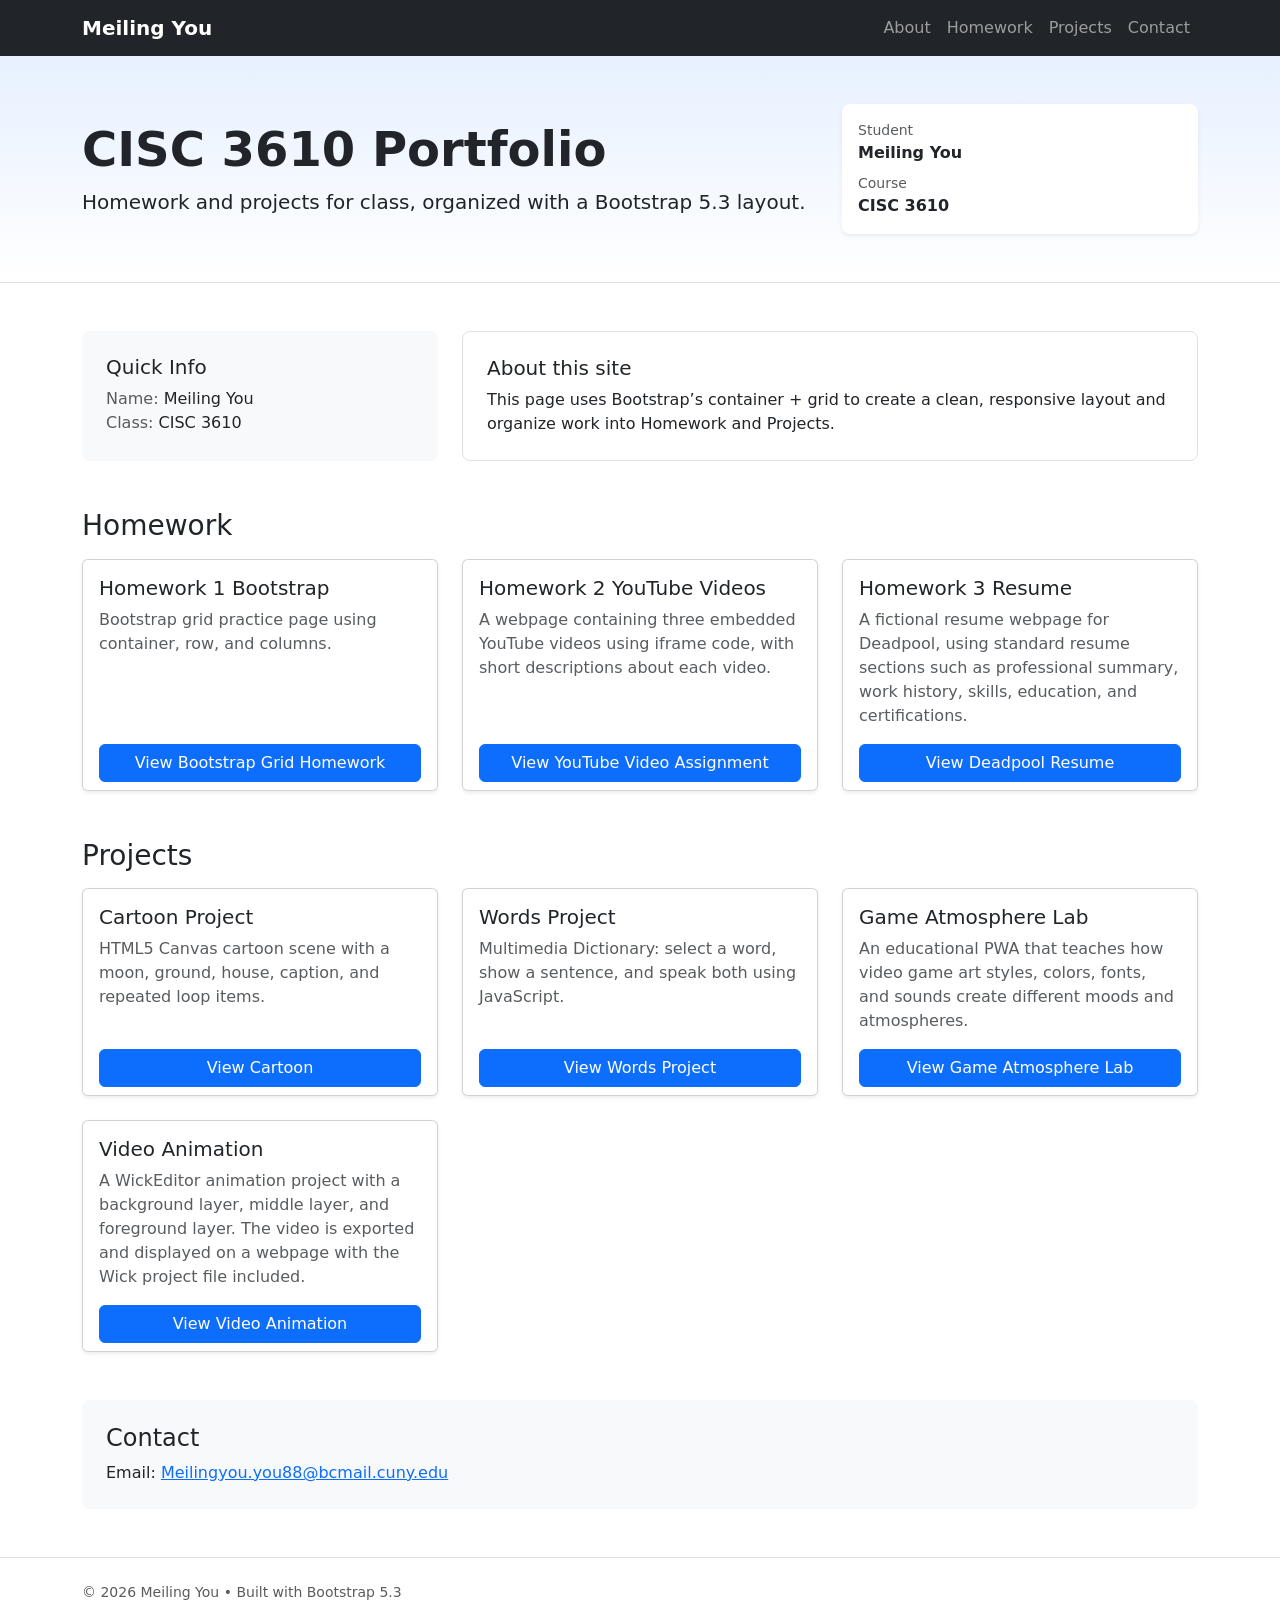
<file: index.html>
<!doctype html>
<html lang="en">
  <head>
    <meta charset="utf-8" />
    <meta name="viewport" content="width=device-width, initial-scale=1" />
    <title>Meiling You | CISC 3610 Portfolio</title>

    <!-- Bootstrap CSS (CDN) -->
    <link
      href="https://cdn.jsdelivr.net/npm/bootstrap@5.3.3/dist/css/bootstrap.min.css"
      rel="stylesheet"
      integrity="sha384-QWTKZyjpPEjISv5WaRU9OFeRpok6YctnYmDr5pNlyT2bRjXh0JMhjY6hW+ALEwIH"
      crossorigin="anonymous"
    />

    <style>
      .hero {
        background: linear-gradient(180deg, rgba(13, 110, 253, 0.10), rgba(13, 110, 253, 0));
      }
    </style>
  </head>

  <body>
    <!-- Navbar -->
    <nav class="navbar navbar-expand-lg bg-dark navbar-dark">
      <div class="container">
        <a class="navbar-brand fw-semibold" href="#">Meiling You</a>

        <button
          class="navbar-toggler"
          type="button"
          data-bs-toggle="collapse"
          data-bs-target="#nav"
          aria-controls="nav"
          aria-expanded="false"
          aria-label="Toggle navigation"
        >
          <span class="navbar-toggler-icon"></span>
        </button>

        <div class="collapse navbar-collapse" id="nav">
          <ul class="navbar-nav ms-auto">
            <li class="nav-item"><a class="nav-link" href="#about">About</a></li>
            <li class="nav-item"><a class="nav-link" href="#homework">Homework</a></li>
            <li class="nav-item"><a class="nav-link" href="#projects">Projects</a></li>
            <li class="nav-item"><a class="nav-link" href="#contact">Contact</a></li>
          </ul>
        </div>
      </div>
    </nav>

    <!-- Hero -->
    <header class="hero py-5 border-bottom">
      <div class="container">
        <div class="row align-items-center g-4">
          <div class="col-12 col-lg-8">
            <h1 class="display-5 fw-bold mb-2">CISC 3610 Portfolio</h1>
            <p class="lead mb-0">
              Homework and projects for class, organized with a Bootstrap 5.3 layout.
            </p>
          </div>

          <div class="col-12 col-lg-4">
            <div class="p-3 bg-white rounded-3 shadow-sm">
              <div class="small text-muted">Student</div>
              <div class="fw-semibold">Meiling You</div>

              <div class="small text-muted mt-2">Course</div>
              <div class="fw-semibold">CISC 3610</div>
            </div>
          </div>
        </div>
      </div>
    </header>

    <main class="container py-5">
      <!-- About -->
      <section id="about" class="mb-5">
        <div class="row g-4">
          <div class="col-12 col-md-4">
            <div class="p-4 bg-light rounded-3 h-100">
              <h2 class="h5 mb-2">Quick Info</h2>

              <ul class="list-unstyled mb-0">
                <li><span class="text-muted">Name:</span> Meiling You</li>
                <li><span class="text-muted">Class:</span> CISC 3610</li>
              </ul>
            </div>
          </div>

          <div class="col-12 col-md-8">
            <div class="p-4 border rounded-3 h-100">
              <h2 class="h5 mb-2">About this site</h2>

              <p class="mb-0">
                This page uses Bootstrap’s container + grid to create a clean,
                responsive layout and organize work into Homework and Projects.
              </p>
            </div>
          </div>
        </div>
      </section>

      <!-- Homework -->
      <section id="homework" class="mb-5">
        <div class="d-flex align-items-end justify-content-between mb-3">
          <h2 class="h3 mb-0">Homework</h2>
        </div>

        <div class="row g-4">
          <!-- Homework 1 -->
          <div class="col-12 col-md-6 col-lg-4">
            <div class="card h-100 shadow-sm">
              <div class="card-body">
                <h3 class="h5 card-title">Homework 1 Bootstrap</h3>

                <p class="card-text text-muted">
                  Bootstrap grid practice page using container, row, and columns.
                </p>
              </div>

              <div class="card-footer bg-white border-0 pt-0">
                <a class="btn btn-primary w-100" href="bootstrap-grid.html">
                  View Bootstrap Grid Homework
                </a>
              </div>
            </div>
          </div>

          <!-- Homework 2 -->
          <div class="col-12 col-md-6 col-lg-4">
            <div class="card h-100 shadow-sm">
              <div class="card-body">
                <h3 class="h5 card-title">Homework 2 YouTube Videos</h3>

                <p class="card-text text-muted">
                  A webpage containing three embedded YouTube videos using iframe code,
                  with short descriptions about each video.
                </p>
              </div>

              <div class="card-footer bg-white border-0 pt-0">
                <a class="btn btn-primary w-100" href="youtube-videos.html">
                  View YouTube Video Assignment
                </a>
              </div>
            </div>
          </div>

          <!-- Homework 3 Resume -->
          <div class="col-12 col-md-6 col-lg-4">
            <div class="card h-100 shadow-sm">
              <div class="card-body">
                <h3 class="h5 card-title">Homework 3 Resume</h3>

                <p class="card-text text-muted">
                  A fictional resume webpage for Deadpool, using standard resume sections
                  such as professional summary, work history, skills, education, and certifications.
                </p>
              </div>

              <div class="card-footer bg-white border-0 pt-0">
                <a class="btn btn-primary w-100" href="deadpool-resume.html">
                  View Deadpool Resume
                </a>
              </div>
            </div>
          </div>
        </div>
      </section>

      <!-- Projects -->
      <section id="projects" class="mb-5">
        <div class="d-flex align-items-end justify-content-between mb-3">
          <h2 class="h3 mb-0">Projects</h2>
        </div>

        <div class="row g-4">
          <!-- Cartoon Project -->
          <div class="col-12 col-md-6 col-lg-4">
            <div class="card h-100 shadow-sm">
              <div class="card-body">
                <h3 class="h5 card-title">Cartoon Project</h3>

                <p class="card-text text-muted mb-0">
                  HTML5 Canvas cartoon scene with a moon, ground, house, caption,
                  and repeated loop items.
                </p>
              </div>

              <div class="card-footer bg-white border-0 pt-0">
                <a class="btn btn-primary w-100" href="cartoon.html">
                  View Cartoon
                </a>
              </div>
            </div>
          </div>

          <!-- Words Project -->
          <div class="col-12 col-md-6 col-lg-4">
            <div class="card h-100 shadow-sm">
              <div class="card-body">
                <h3 class="h5 card-title">Words Project</h3>

                <p class="card-text text-muted">
                  Multimedia Dictionary: select a word, show a sentence,
                  and speak both using JavaScript.
                </p>
              </div>

              <div class="card-footer bg-white border-0 pt-0">
                <a class="btn btn-primary w-100" href="word-project.html">
                  View Words Project
                </a>
              </div>
            </div>
          </div>

          <!-- Game Atmosphere Lab Project -->
          <div class="col-12 col-md-6 col-lg-4">
            <div class="card h-100 shadow-sm">
              <div class="card-body">
                <h3 class="h5 card-title">Game Atmosphere Lab</h3>

                <p class="card-text text-muted">
                  An educational PWA that teaches how video game art styles,
                  colors, fonts, and sounds create different moods and atmospheres.
                </p>
              </div>

              <div class="card-footer bg-white border-0 pt-0">
                <a class="btn btn-primary w-100" href="game-atmosphere-lab/promo.html">
                  View Game Atmosphere Lab
                </a>
              </div>
            </div>
          </div>

          <!-- Video Animation Project -->
          <div class="col-12 col-md-6 col-lg-4">
            <div class="card h-100 shadow-sm">
              <div class="card-body">
                <h3 class="h5 card-title">Video Animation</h3>

                <p class="card-text text-muted">
                  A WickEditor animation project with a background layer,
                  middle layer, and foreground layer. The video is exported
                  and displayed on a webpage with the Wick project file included.
                </p>
              </div>

              <div class="card-footer bg-white border-0 pt-0">
                <a class="btn btn-primary w-100" href="wick-animation/index.html">
                  View Video Animation
                </a>
              </div>
            </div>
          </div>
        </div>
      </section>

      <!-- Contact -->
      <section id="contact">
        <div class="p-4 bg-light rounded-3">
          <h2 class="h4 mb-2">Contact</h2>

          <p class="mb-0">
            Email:
            <a href="mailto:Meilingyou.you88@bcmail.cuny.edu">
              Meilingyou.you88@bcmail.cuny.edu
            </a>
          </p>
        </div>
      </section>
    </main>

    <footer class="border-top py-4">
      <div class="container text-muted small">
        © <span id="year"></span> Meiling You • Built with Bootstrap 5.3
      </div>
    </footer>

    <!-- Bootstrap JS bundle needed for navbar toggle -->
    <script
      src="https://cdn.jsdelivr.net/npm/bootstrap@5.3.3/dist/js/bootstrap.bundle.min.js"
      integrity="sha384-YvpcrYf0tY3lHB60NNkmXc5s9fDVZLESaAA55NDzOxhy9GkcIdslK1eN7N6jIeHz"
      crossorigin="anonymous"
    ></script>

    <script>
      document.getElementById("year").textContent = new Date().getFullYear();
    </script>
  </body>
</html>
</file>
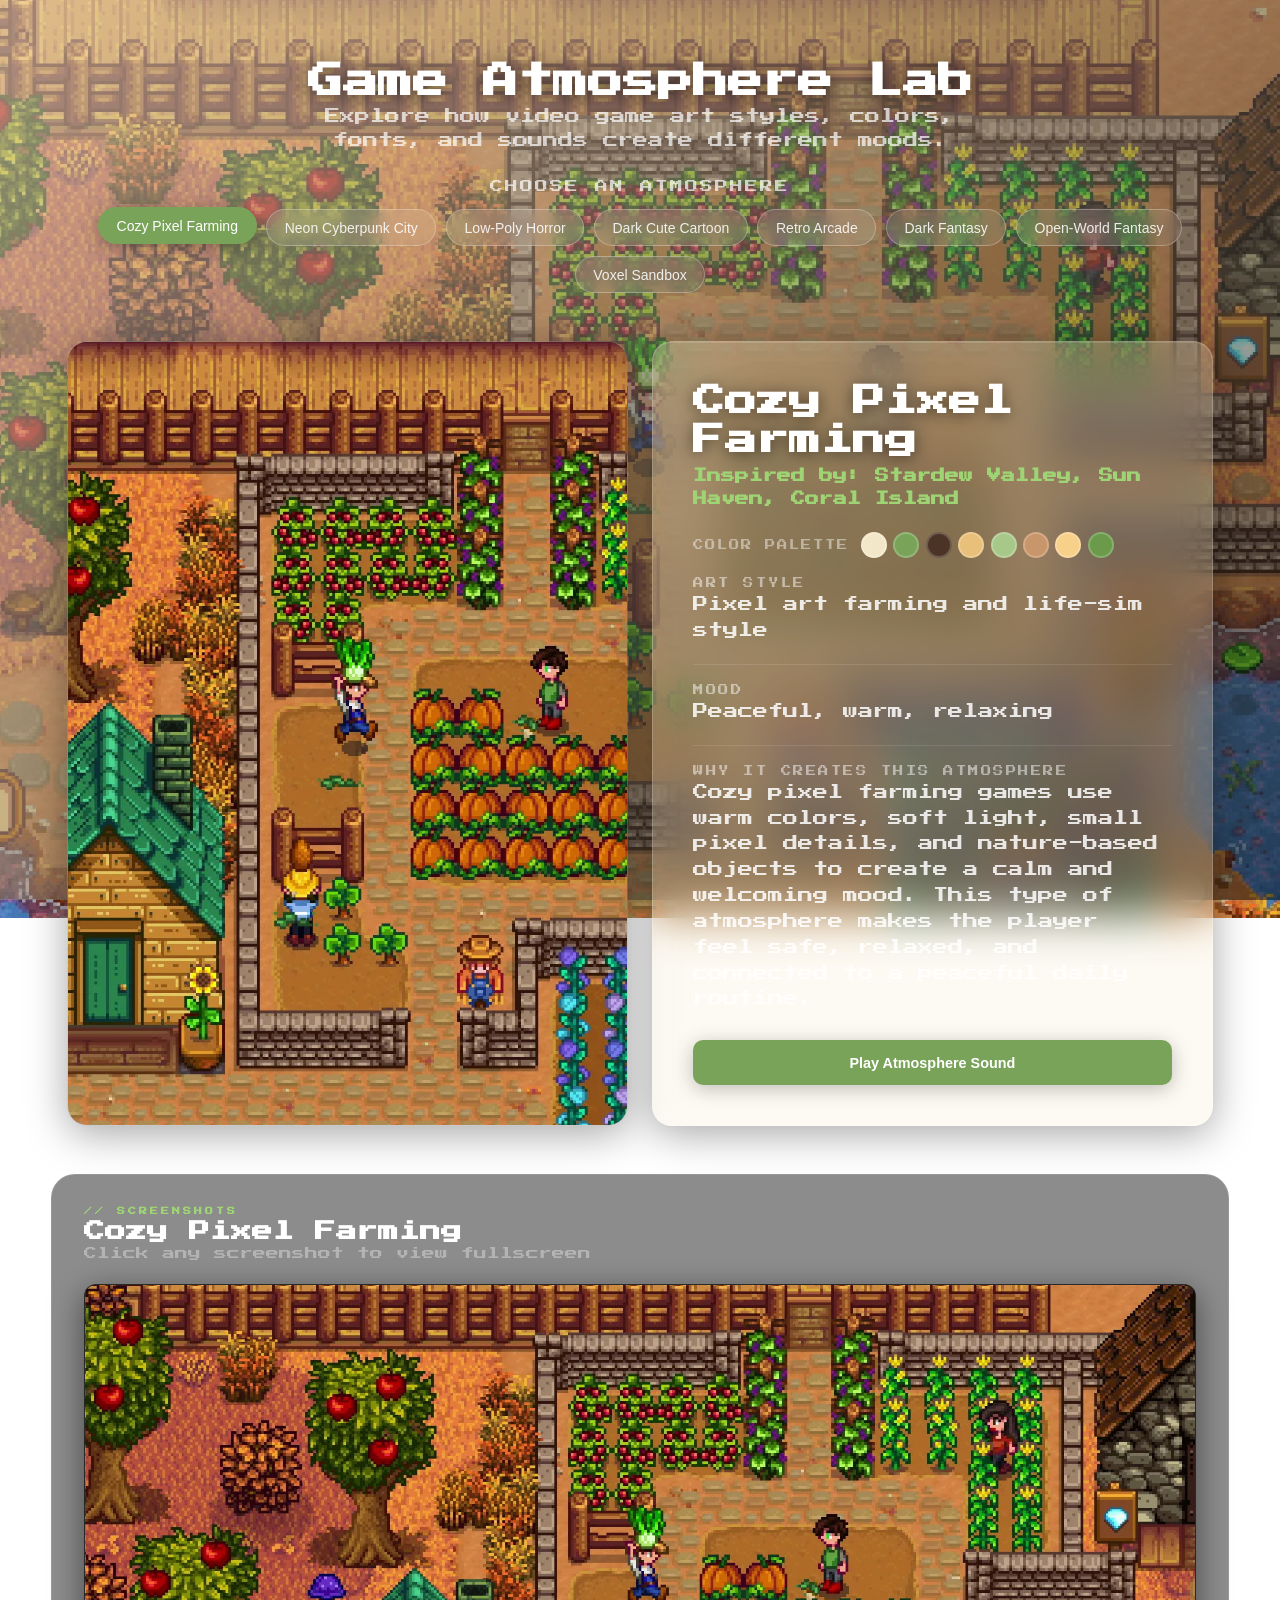
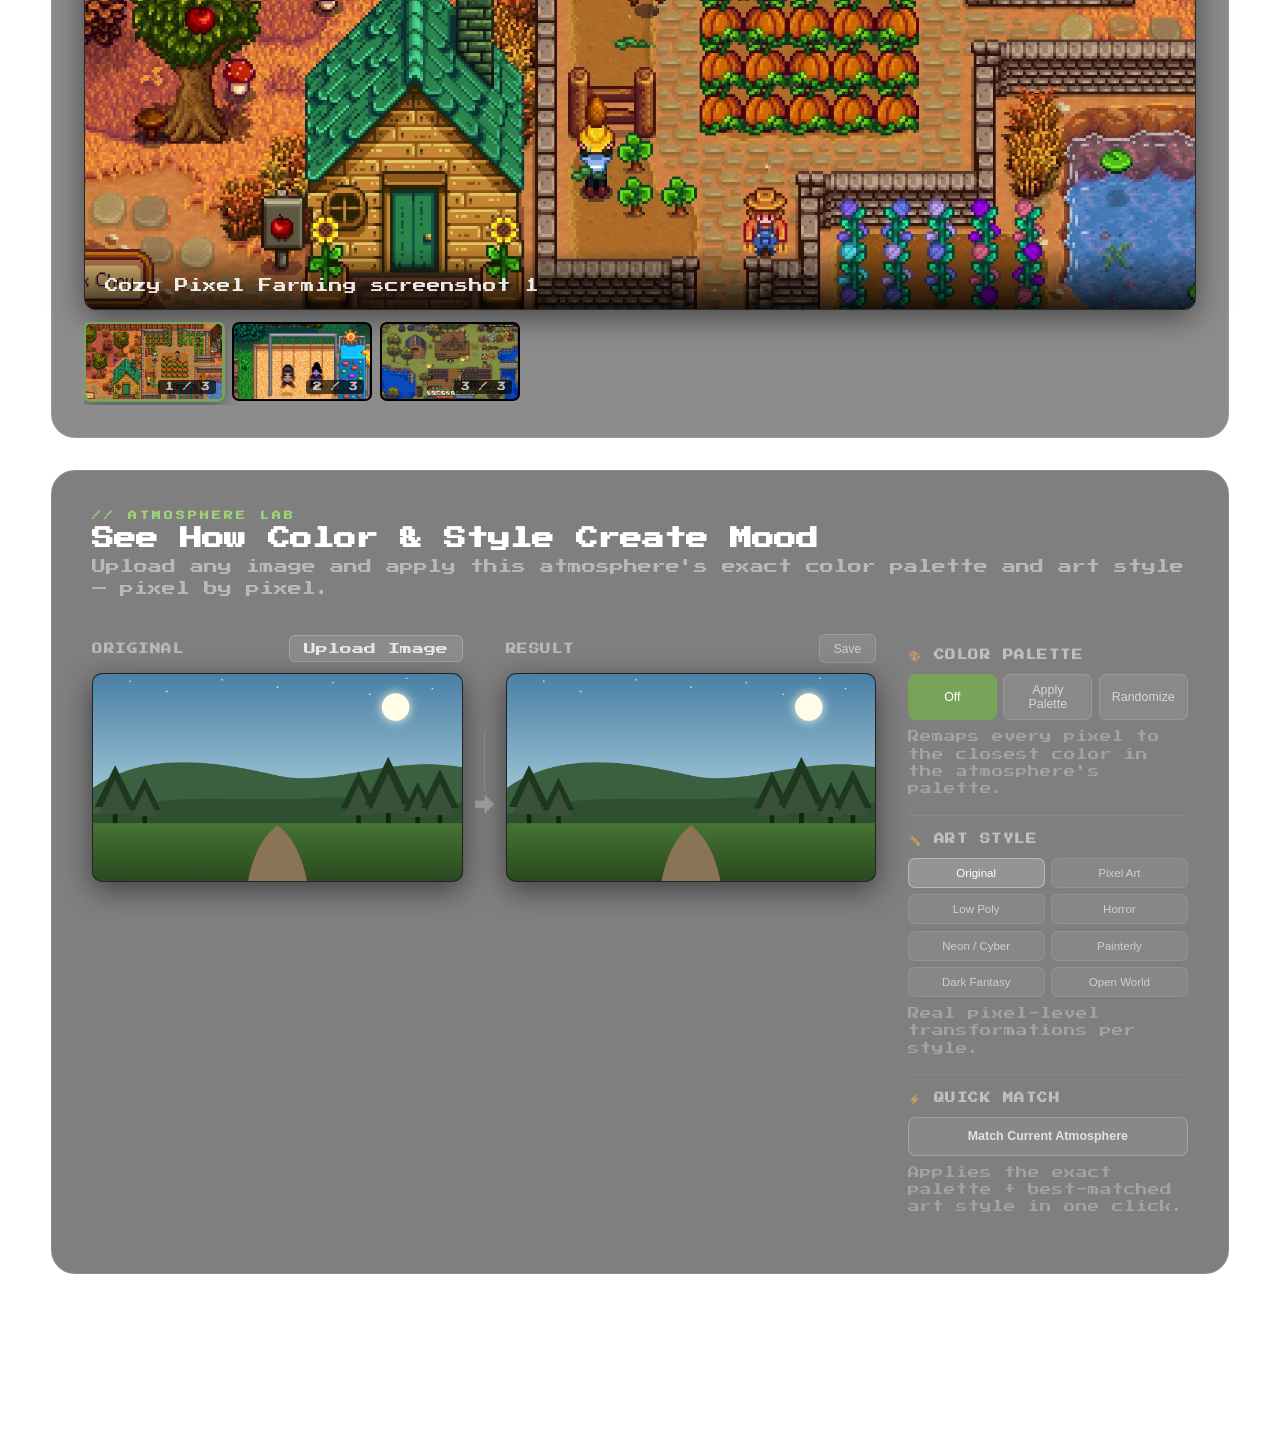
<file: game-atmosphere-lab/index.html>
<!DOCTYPE html>
<html lang="en">
<head>
  <meta charset="UTF-8">
  <meta name="viewport" content="width=device-width, initial-scale=1.0">

  <title>Game Atmosphere Lab</title>

  <meta name="description" content="Explore how video game art styles, colors, fonts, and sounds create different moods.">
  <meta name="theme-color" content="#F3E7C9">

  <meta name="mobile-web-app-capable" content="yes">
  <meta name="apple-mobile-web-app-capable" content="yes">
  <meta name="apple-mobile-web-app-status-bar-style" content="default">
  <meta name="apple-mobile-web-app-title" content="AtmoLab">

  <link rel="manifest" href="manifest.json">
  <link rel="apple-touch-icon" href="icons/icon-192.png">

  <link href="https://fonts.googleapis.com/css2?family=Press+Start+2P&family=Orbitron:wght@400;700&family=Cinzel:wght@400;700&family=Creepster&family=Roboto+Condensed:wght@400;700&display=swap" rel="stylesheet">

  <link rel="stylesheet" href="style.css?v=8">
</head>

<body>

  <header>
    <h1>Game Atmosphere Lab</h1>
    <p>Explore how video game art styles, colors, fonts, and sounds create different moods.</p>
  </header>

  <main>

    <!-- MENU -->
    <section class="menu-section">
      <h2>Choose an Atmosphere</h2>
      <div id="topicMenu" class="topic-menu"></div>
    </section>

    <!-- INFO CARD WITH IMAGE BESIDE TEXT -->
    <section class="content-card">

      <!-- Image beside the text box -->
      <div class="image-box">
        <img id="topicImage" class="topic-side-image" alt="Atmosphere image">
      </div>

      <!-- Text box -->
      <div class="info-box">
        <h2 id="topicTitle">Topic Title</h2>

        <p id="gameExamples"></p>

        <div class="palette-section">
          <span class="palette-label">Color Palette</span>
          <div class="palette-swatches" id="paletteSwatches"></div>
        </div>

        <h3>Art Style</h3>
        <p id="artStyle"></p>

        <h3>Mood</h3>
        <p id="mood"></p>

        <h3>Why It Creates This Atmosphere</h3>
        <p id="description"></p>

        <button id="audioBtn">Play Atmosphere Sound</button>
      </div>

    </section>

    <!-- SCREENSHOT GALLERY -->
    <section class="media-gallery">
      <div class="gallery-header">
        <span class="gallery-label">// Screenshots</span>
        <h2 class="gallery-title" id="galleryTitle">Atmosphere Showcase</h2>
        <p class="gallery-subtitle">Click any screenshot to view fullscreen</p>
      </div>

      <div class="gallery-main">
        <div class="gallery-display" id="galleryDisplay">
          <img id="galleryMainImg" alt="Atmosphere screenshot" class="gallery-main-img">

          <div class="gallery-caption" id="galleryCaption"></div>

          <div class="gallery-expand-hint">
            <svg width="14" height="14" viewBox="0 0 24 24" fill="none" stroke="currentColor" stroke-width="2">
              <polyline points="15 3 21 3 21 9"></polyline>
              <polyline points="9 21 3 21 3 15"></polyline>
              <line x1="21" y1="3" x2="14" y2="10"></line>
              <line x1="3" y1="21" x2="10" y2="14"></line>
            </svg>
            Click to expand
          </div>
        </div>

        <div class="gallery-strip" id="galleryStrip"></div>
      </div>

      <!-- LIGHTBOX -->
      <div class="lightbox" id="lightbox" onclick="closeLightbox()">
        <button class="lightbox-close" onclick="closeLightbox()">✕</button>
        <button class="lightbox-prev" id="lightboxPrev" onclick="lightboxNav(-1,event)">&#8249;</button>
        <button class="lightbox-next" id="lightboxNext" onclick="lightboxNav(1,event)">&#8250;</button>

        <img class="lightbox-img" id="lightboxImg" alt="Expanded screenshot" onclick="event.stopPropagation()">

        <div class="lightbox-caption" id="lightboxCaption"></div>
        <div class="lightbox-counter" id="lightboxCounter"></div>
      </div>
    </section>

    <!-- DEMO LAB -->
    <section class="demo-lab">
      <div class="demo-lab-header">
        <span class="demo-label">// Atmosphere Lab</span>
        <h2 class="demo-title">See How Color &amp; Style Create Mood</h2>
        <p class="demo-subtitle">Upload any image and apply this atmosphere's exact color palette and art style — pixel by pixel.</p>
      </div>

      <div class="demo-body">
        <div class="canvas-area">

          <div class="canvas-col">
            <div class="canvas-top-bar">
              <span class="canvas-tag">Original</span>

              <label class="upload-btn" for="imageUpload">
                Upload Image
              </label>

              <input type="file" id="imageUpload" accept="image/*" style="display:none">
            </div>

            <div class="canvas-wrap">
              <canvas id="sourceCanvas" width="640" height="360"></canvas>
            </div>
          </div>

          <div class="canvas-divider">
            <div class="arrow-line"></div>
            <div class="arrow-label">→</div>
          </div>

          <div class="canvas-col">
            <div class="canvas-top-bar">
              <span class="canvas-tag" id="resultTag">Result</span>

              <button class="download-btn" onclick="downloadResult()">Save</button>
            </div>

            <div class="canvas-wrap">
              <canvas id="resultCanvas" width="640" height="360"></canvas>

              <div class="processing-overlay" id="processingOverlay">
                <div class="spinner"></div>
                <span>Processing…</span>
              </div>
            </div>
          </div>

        </div>

        <div class="demo-controls">

          <div class="control-group">
            <span class="control-label">🎨 Color Palette</span>

            <div class="toggle-row">
              <button class="demo-btn active" id="btnColorOff" onclick="setColor('off')">Off</button>
              <button class="demo-btn" id="btnColorOn" onclick="setColor('on')">Apply Palette</button>
              <button class="demo-btn" id="btnColorRandom" onclick="setColor('random')">Randomize</button>
            </div>

            <p class="control-hint">Remaps every pixel to the closest color in the atmosphere's palette.</p>
          </div>

          <div class="control-divider"></div>

          <div class="control-group">
            <span class="control-label">✏️ Art Style</span>

            <div class="style-grid">
              <button class="style-btn active" onclick="setStyle('none')" data-style="none">Original</button>
              <button class="style-btn" onclick="setStyle('pixel')" data-style="pixel">Pixel Art</button>
              <button class="style-btn" onclick="setStyle('lowpoly')" data-style="lowpoly">Low Poly</button>
              <button class="style-btn" onclick="setStyle('horror')" data-style="horror">Horror</button>
              <button class="style-btn" onclick="setStyle('neon')" data-style="neon">Neon / Cyber</button>
              <button class="style-btn" onclick="setStyle('painterly')" data-style="painterly">Painterly</button>
              <button class="style-btn" onclick="setStyle('darkfantasy')" data-style="darkfantasy">Dark Fantasy</button>
              <button class="style-btn" onclick="setStyle('openworld')" data-style="openworld">Open World</button>
            </div>

            <p class="control-hint">Real pixel-level transformations per style.</p>
          </div>

          <div class="control-divider"></div>

          <div class="control-group">
            <span class="control-label">⚡ Quick Match</span>

            <button class="demo-btn full" onclick="matchCurrentAtmosphere()">Match Current Atmosphere</button>

            <p class="control-hint">Applies the exact palette + best-matched art style in one click.</p>
          </div>

        </div>
      </div>
    </section>

  </main>

  <footer>
    <p>Game Atmosphere Lab | Educational PWA Project</p>
    <p>
      <a href="promo.html">About</a> |
      <a href="docs/user-guide.html">User Guide</a> |
      <a href="docs/programmer-guide.html">Dev Docs</a>
    </p>
  </footer>

  <script src="script.js?v=8"></script>

</body>
</html>
</file>
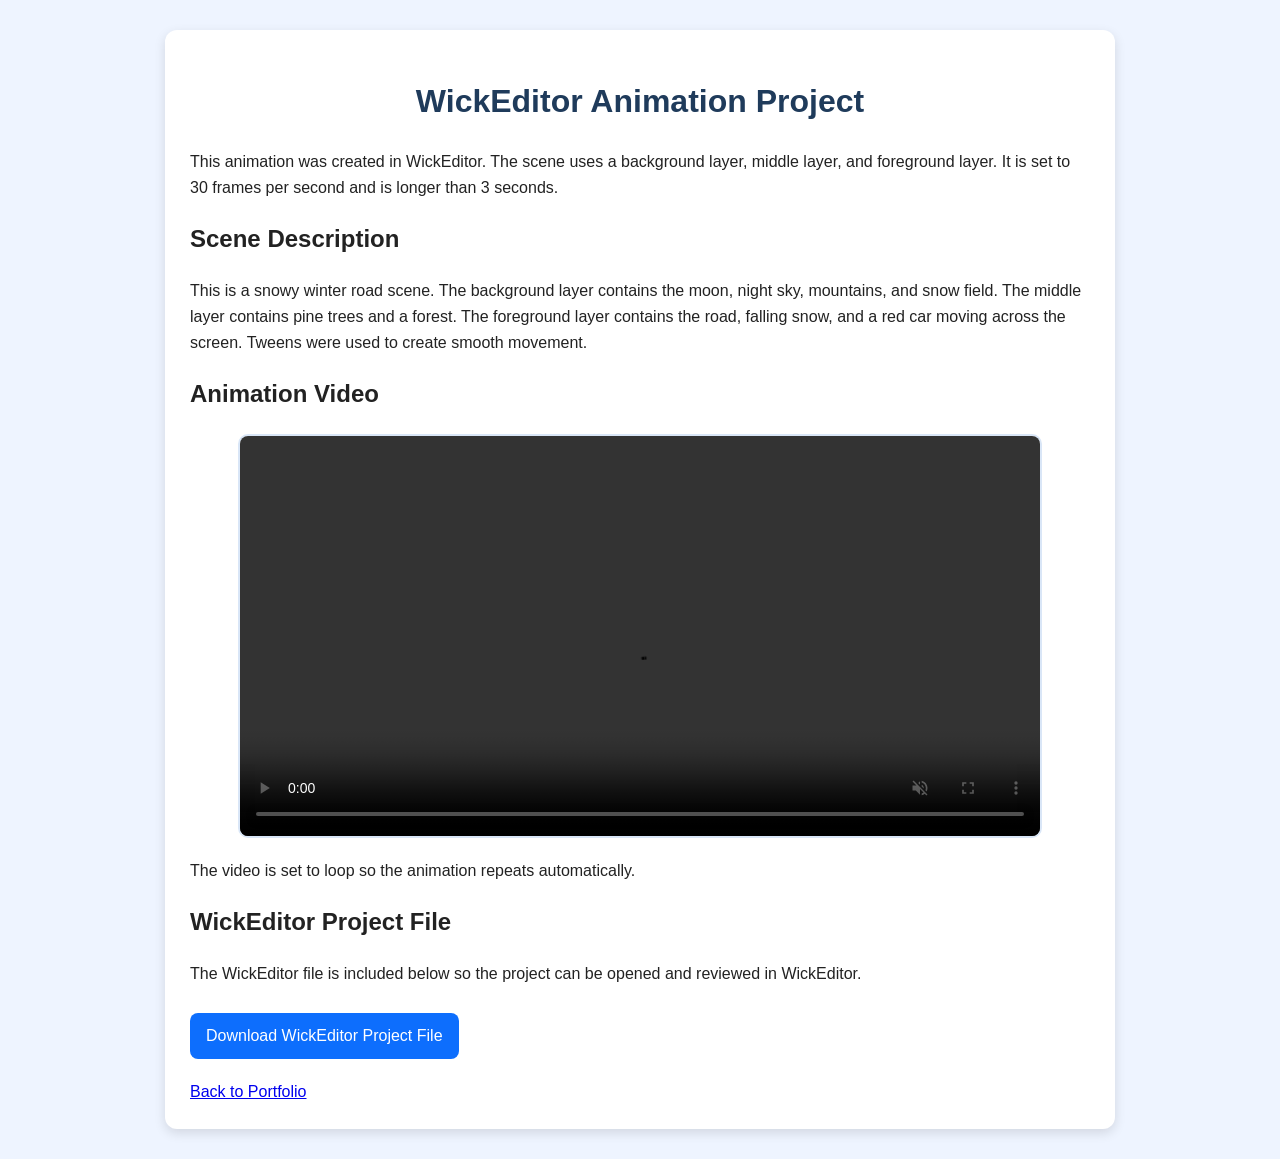
<file: wick-animation/index.html>
<!DOCTYPE html>
<html lang="en">
<head>
  <meta charset="UTF-8" />
  <meta name="viewport" content="width=device-width, initial-scale=1.0" />
  <title>WickEditor Animation Project</title>

  <style>
    body {
      font-family: Arial, sans-serif;
      background-color: #eef4ff;
      color: #222;
      margin: 0;
      padding: 30px;
      line-height: 1.6;
    }

    .container {
      max-width: 900px;
      margin: 0 auto;
      background-color: white;
      padding: 25px;
      border-radius: 12px;
      box-shadow: 0 4px 12px rgba(0, 0, 0, 0.12);
    }

    h1 {
      text-align: center;
      color: #1f3b5b;
    }

    video {
      width: 100%;
      max-width: 800px;
      display: block;
      margin: 20px auto;
      border-radius: 10px;
      border: 2px solid #d9e6f7;
    }

    .button {
      display: inline-block;
      background-color: #0d6efd;
      color: white;
      padding: 10px 16px;
      text-decoration: none;
      border-radius: 8px;
      margin-top: 10px;
    }

    .button:hover {
      background-color: #084298;
    }

    .back-link {
      display: inline-block;
      margin-top: 20px;
    }
  </style>
</head>

<body>
  <div class="container">
    <h1>WickEditor Animation Project</h1>

    <p>
      This animation was created in WickEditor. The scene uses a background layer,
      middle layer, and foreground layer. It is set to 30 frames per second and is
      longer than 3 seconds.
    </p>

    <h2>Scene Description</h2>

    <p>
      This is a snowy winter road scene. The background layer contains the
      moon, night sky, mountains, and snow field. The middle layer contains pine trees
      and a forest. The foreground layer contains the road, falling snow, and a red car
      moving across the screen. Tweens were used to create smooth movement.
    </p>

    <h2>Animation Video</h2>

    <video controls autoplay muted loop playsinline>
      <source src="wick-animation.mp4" type="video/mp4" />
      Your browser does not support the video tag.
    </video>

    <p>
      The video is set to loop so the animation repeats automatically.
    </p>

    <h2>WickEditor Project File</h2>

    <p>
      The WickEditor file is included below so the project can be opened and reviewed
      in WickEditor.
    </p>

    <a class="button" href="wick-animation.wick" download>
      Download WickEditor Project File
    </a>

    <br />

    <a class="back-link" href="../index.html">Back to Portfolio</a>
  </div>
</body>
</html>
</file>
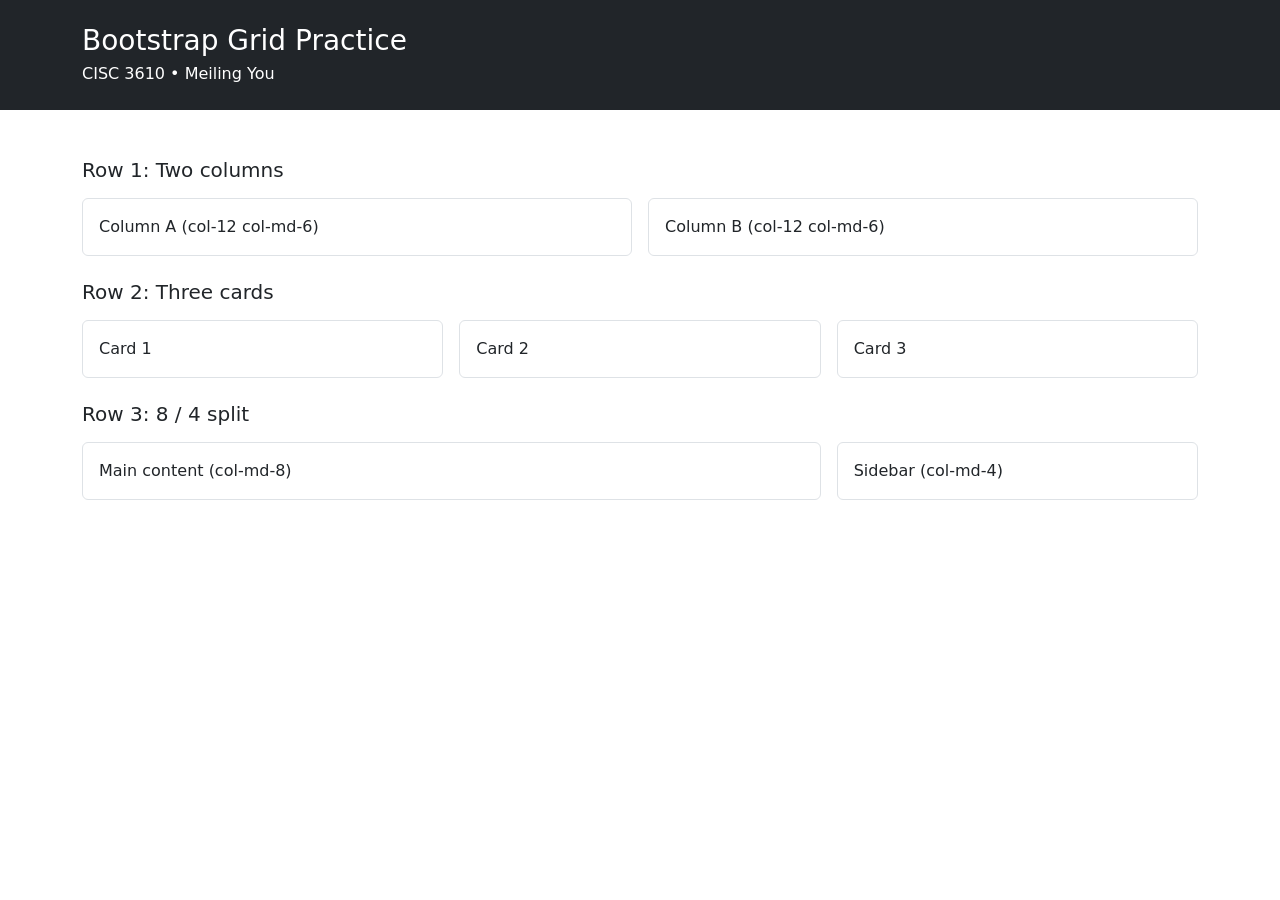
<file: bootstrap-grid.html>
<!doctype html>
<html lang="en">
  <head>
    <meta charset="utf-8" />
    <meta name="viewport" content="width=device-width, initial-scale=1" />
    <title>Bootstrap Grid Practice</title>

    <!-- Bootstrap CSS (CDN) -->
    <link
      href="https://cdn.jsdelivr.net/npm/bootstrap@5.3.3/dist/css/bootstrap.min.css"
      rel="stylesheet"
    />
  </head>

  <body>
    <header class="bg-dark text-white py-4">
      <div class="container">
        <h1 class="h3 mb-1">Bootstrap Grid Practice</h1>
        <p class="mb-0">CISC 3610 • Meiling You</p>
      </div>
    </header>

    <main class="container py-5">
      <!-- Row 1: 2 equal columns on md+ -->
      <h2 class="h5 mb-3">Row 1: Two columns</h2>
      <div class="row g-3 mb-4">
        <div class="col-12 col-md-6">
          <div class="p-3 border rounded">Column A (col-12 col-md-6)</div>
        </div>
        <div class="col-12 col-md-6">
          <div class="p-3 border rounded">Column B (col-12 col-md-6)</div>
        </div>
      </div>

      <!-- Row 2: 3 columns on lg, 2 columns on md, 1 column on mobile -->
      <h2 class="h5 mb-3">Row 2: Three cards</h2>
      <div class="row g-3 mb-4">
        <div class="col-12 col-md-6 col-lg-4">
          <div class="p-3 border rounded">Card 1</div>
        </div>
        <div class="col-12 col-md-6 col-lg-4">
          <div class="p-3 border rounded">Card 2</div>
        </div>
        <div class="col-12 col-md-6 col-lg-4">
          <div class="p-3 border rounded">Card 3</div>
        </div>
      </div>

      <!-- Row 3: 8/4 split on md+ -->
      <h2 class="h5 mb-3">Row 3: 8 / 4 split</h2>
      <div class="row g-3">
        <div class="col-12 col-md-8">
          <div class="p-3 border rounded">Main content (col-md-8)</div>
        </div>
        <div class="col-12 col-md-4">
          <div class="p-3 border rounded">Sidebar (col-md-4)</div>
        </div>
      </div>
    </main>

    <!-- Bootstrap JS bundle (optional for grid, but fine to include) -->
    <script src="https://cdn.jsdelivr.net/npm/bootstrap@5.3.3/dist/js/bootstrap.bundle.min.js"></script>
  </body>
</html>
</file>
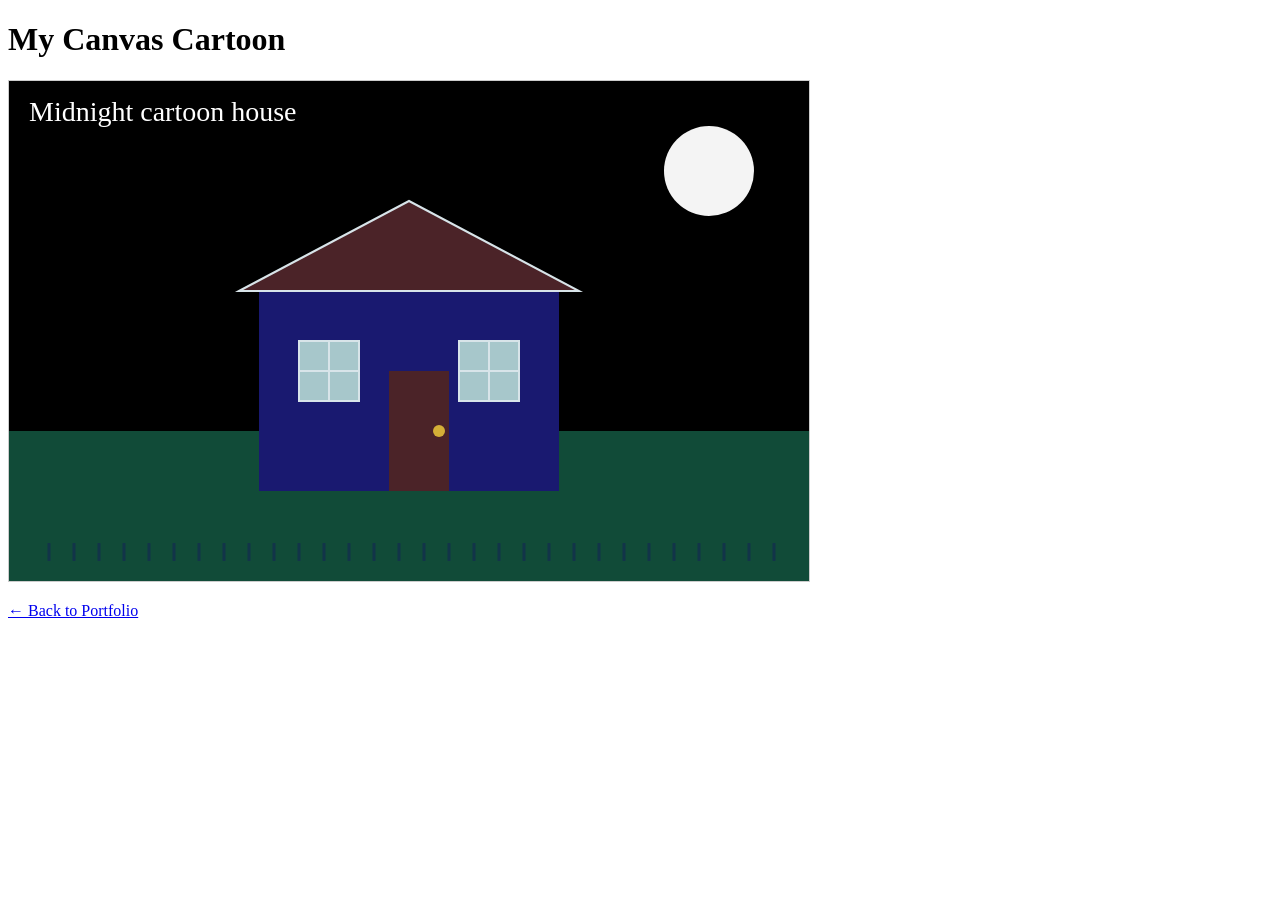
<file: cartoon.html>
<!DOCTYPE html>
<html lang="en">
<head>
  <meta charset="UTF-8" />
  <meta name="viewport" content="width=device-width, initial-scale=1.0" />
  <title>My Canvas Cartoon</title>
</head>
<body>
  <h1>My Canvas Cartoon</h1>

  <canvas id="cartoonCanvas" width="800" height="500" style="border:1px solid #ccc;"></canvas>

  <p>
    <a href="index.html">← Back to Portfolio</a>
  </p>

  <script src="cartoon.js"></script>
</body>
</html>
</file>
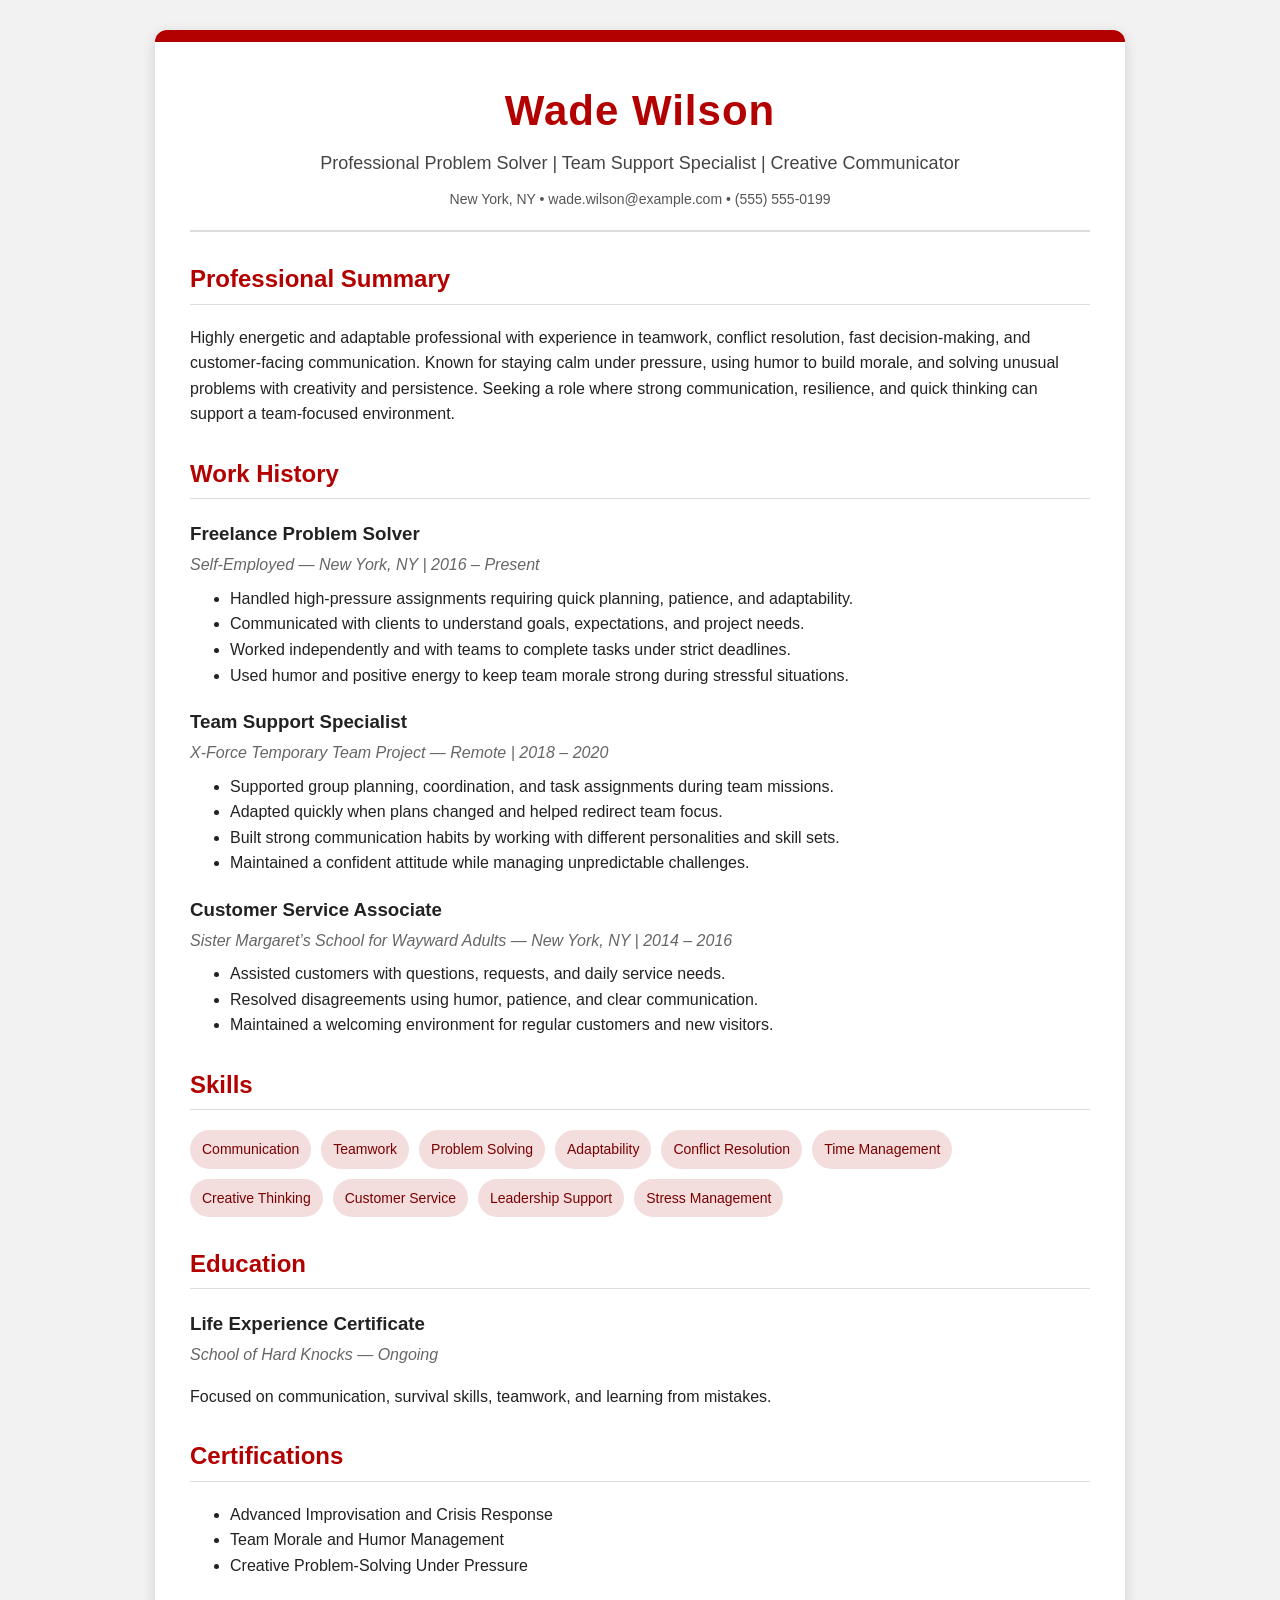
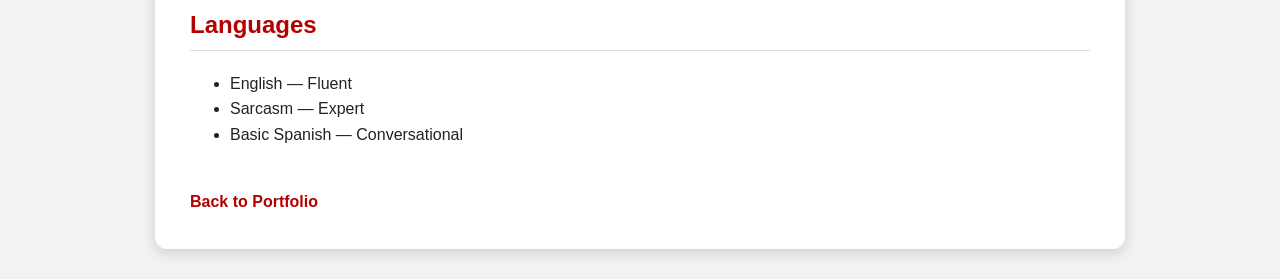
<file: deadpool-resume.html>
<!doctype html>
<html lang="en">
  <head>
    <meta charset="utf-8" />
    <meta name="viewport" content="width=device-width, initial-scale=1" />
    <title>Deadpool Resume</title>

    <style>
      body {
        font-family: Arial, sans-serif;
        background-color: #f2f2f2;
        color: #222;
        margin: 0;
        padding: 30px;
        line-height: 1.6;
      }

      .resume {
        max-width: 900px;
        margin: 0 auto;
        background-color: white;
        padding: 35px;
        border-radius: 12px;
        box-shadow: 0 4px 14px rgba(0, 0, 0, 0.15);
        border-top: 12px solid #b30000;
      }

      header {
        text-align: center;
        border-bottom: 2px solid #ddd;
        padding-bottom: 20px;
        margin-bottom: 25px;
      }

      h1 {
        margin: 0;
        color: #b30000;
        font-size: 42px;
        letter-spacing: 1px;
      }

      .subtitle {
        font-size: 18px;
        color: #444;
        margin-top: 5px;
      }

      .contact {
        margin-top: 10px;
        color: #555;
        font-size: 14px;
      }

      h2 {
        color: #b30000;
        border-bottom: 1px solid #ddd;
        padding-bottom: 5px;
        margin-top: 28px;
      }

      h3 {
        margin-bottom: 3px;
        color: #222;
      }

      .job-info {
        color: #666;
        font-style: italic;
        margin-bottom: 8px;
      }

      ul {
        margin-top: 8px;
      }

      .skills {
        display: flex;
        flex-wrap: wrap;
        gap: 10px;
        padding-left: 0;
        list-style: none;
      }

      .skills li {
        background-color: #f4dddd;
        color: #7a0000;
        padding: 8px 12px;
        border-radius: 20px;
        font-size: 14px;
      }

      .back-link {
        display: inline-block;
        margin-top: 25px;
        color: #b30000;
        text-decoration: none;
        font-weight: bold;
      }

      .back-link:hover {
        text-decoration: underline;
      }
    </style>
  </head>

  <body>
    <div class="resume">
      <header>
        <h1>Wade Wilson</h1>
        <div class="subtitle">Professional Problem Solver | Team Support Specialist | Creative Communicator</div>

        <div class="contact">
          New York, NY • wade.wilson@example.com • (555) 555-0199
        </div>
      </header>

      <section>
        <h2>Professional Summary</h2>
        <p>
          Highly energetic and adaptable professional with experience in teamwork,
          conflict resolution, fast decision-making, and customer-facing communication.
          Known for staying calm under pressure, using humor to build morale, and
          solving unusual problems with creativity and persistence. Seeking a role
          where strong communication, resilience, and quick thinking can support a
          team-focused environment.
        </p>
      </section>

      <section>
        <h2>Work History</h2>

        <h3>Freelance Problem Solver</h3>
        <div class="job-info">Self-Employed — New York, NY | 2016 – Present</div>
        <ul>
          <li>Handled high-pressure assignments requiring quick planning, patience, and adaptability.</li>
          <li>Communicated with clients to understand goals, expectations, and project needs.</li>
          <li>Worked independently and with teams to complete tasks under strict deadlines.</li>
          <li>Used humor and positive energy to keep team morale strong during stressful situations.</li>
        </ul>

        <h3>Team Support Specialist</h3>
        <div class="job-info">X-Force Temporary Team Project — Remote | 2018 – 2020</div>
        <ul>
          <li>Supported group planning, coordination, and task assignments during team missions.</li>
          <li>Adapted quickly when plans changed and helped redirect team focus.</li>
          <li>Built strong communication habits by working with different personalities and skill sets.</li>
          <li>Maintained a confident attitude while managing unpredictable challenges.</li>
        </ul>

        <h3>Customer Service Associate</h3>
        <div class="job-info">Sister Margaret’s School for Wayward Adults — New York, NY | 2014 – 2016</div>
        <ul>
          <li>Assisted customers with questions, requests, and daily service needs.</li>
          <li>Resolved disagreements using humor, patience, and clear communication.</li>
          <li>Maintained a welcoming environment for regular customers and new visitors.</li>
        </ul>
      </section>

      <section>
        <h2>Skills</h2>

        <ul class="skills">
          <li>Communication</li>
          <li>Teamwork</li>
          <li>Problem Solving</li>
          <li>Adaptability</li>
          <li>Conflict Resolution</li>
          <li>Time Management</li>
          <li>Creative Thinking</li>
          <li>Customer Service</li>
          <li>Leadership Support</li>
          <li>Stress Management</li>
        </ul>
      </section>

      <section>
        <h2>Education</h2>

        <h3>Life Experience Certificate</h3>
        <div class="job-info">School of Hard Knocks — Ongoing</div>
        <p>
          Focused on communication, survival skills, teamwork, and learning from mistakes.
        </p>
      </section>

      <section>
        <h2>Certifications</h2>

        <ul>
          <li>Advanced Improvisation and Crisis Response</li>
          <li>Team Morale and Humor Management</li>
          <li>Creative Problem-Solving Under Pressure</li>
        </ul>
      </section>

      <section>
        <h2>Languages</h2>

        <ul>
          <li>English — Fluent</li>
          <li>Sarcasm — Expert</li>
          <li>Basic Spanish — Conversational</li>
        </ul>
      </section>

      <a class="back-link" href="index.html">Back to Portfolio</a>
    </div>
  </body>
</html>
</file>
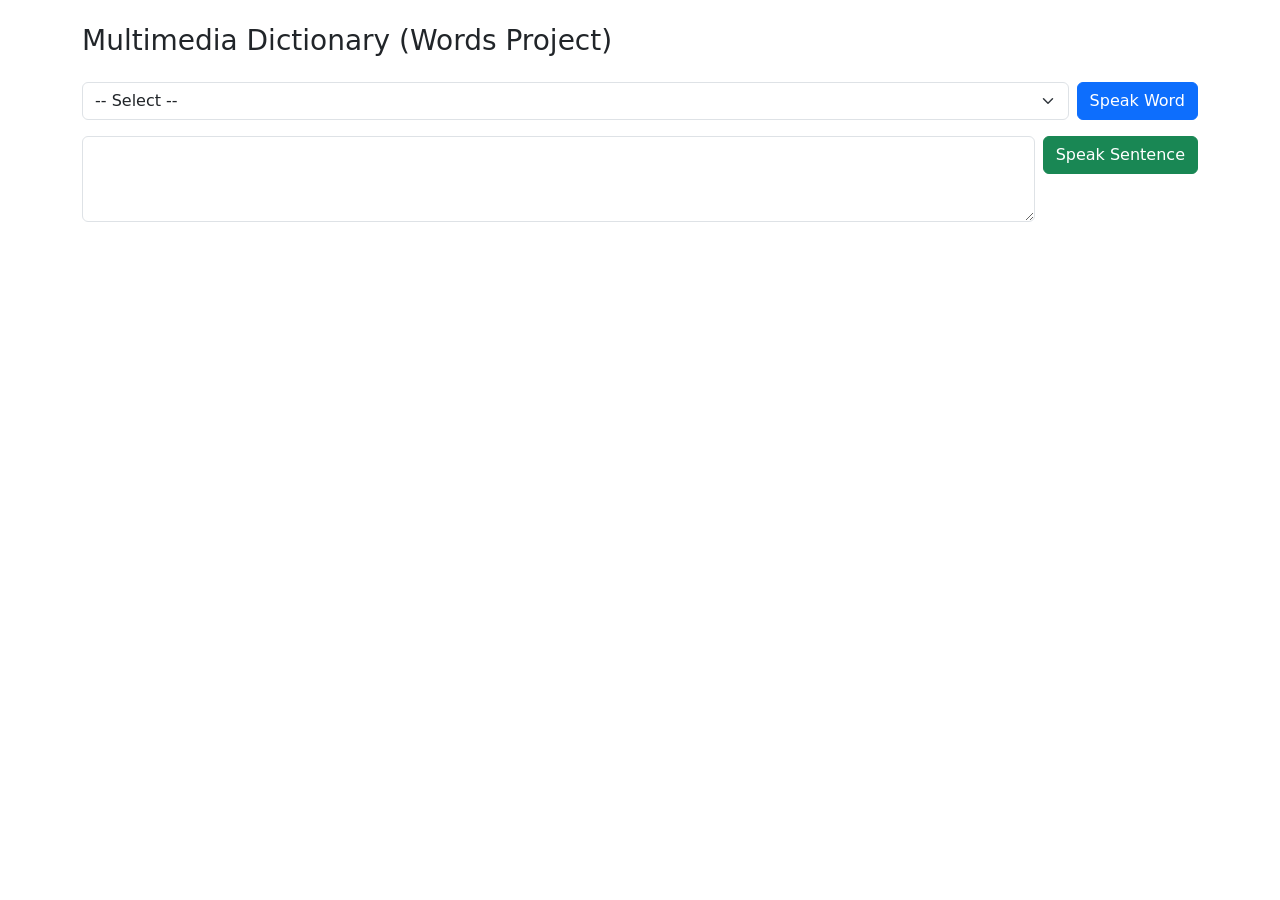
<file: word-project.html>
<!doctype html>
<html lang="en">
  <head>
    <meta charset="utf-8" />
    <meta name="viewport" content="width=device-width, initial-scale=1" />
    <title>Words Project</title>

    <link href="https://cdn.jsdelivr.net/npm/bootstrap@5.3.3/dist/css/bootstrap.min.css"
      rel="stylesheet" />
  </head>

  <body>
    <div class="container py-4">
      <h1 class="h3 mb-4">Multimedia Dictionary (Words Project)</h1>

      <!--word selection: dropdown + speak word button -->
      <div class="row g-2 align-item-center mb-3">
        <div class="col">
          <select class="form-select" id="wordSelect" onchange="onWordChange()">
            <option value=" ">-- Select --</option>

            <option value="Apple" data-sentence="An apple a day, keeps a doctor away.">Apple</option>
            <option value="Laughter" data-sentence="Laughter is the best medicine.">Laughter</option>
            <option value="Cat" data-sentence="Curiosity killed the cat, but satisfaction brought it back.">Cat
            </option>
            <option value="Bird" data-sentence="The early bird catches the worm.">Bird</option>
            <option value="Lemon" data-sentence="When life gives you lemons, make lemonade.">Lemon</option>

             </select>
        </div>

        <div class="col-auto">
          <button class="btn btn-primary" onclick="speakWord()">Speak Word</button>
        </div>
      </div>

      <!-- Sentence Display: textarea + Speak Sentence button -->
      <div class="row g-2 align-items-start">
        <div class="col">
          <textarea class="form-control" id="sentenceBox" rows="3" readonly></textarea>
        </div>

        <div class="col-auto">
          <button class="btn btn-success" onclick="speakSentence()">Speak Sentence</button>
        </div>
      </div>
    </div>

    <script src="words-project.js"></script>
  </body>
</html>
</file>
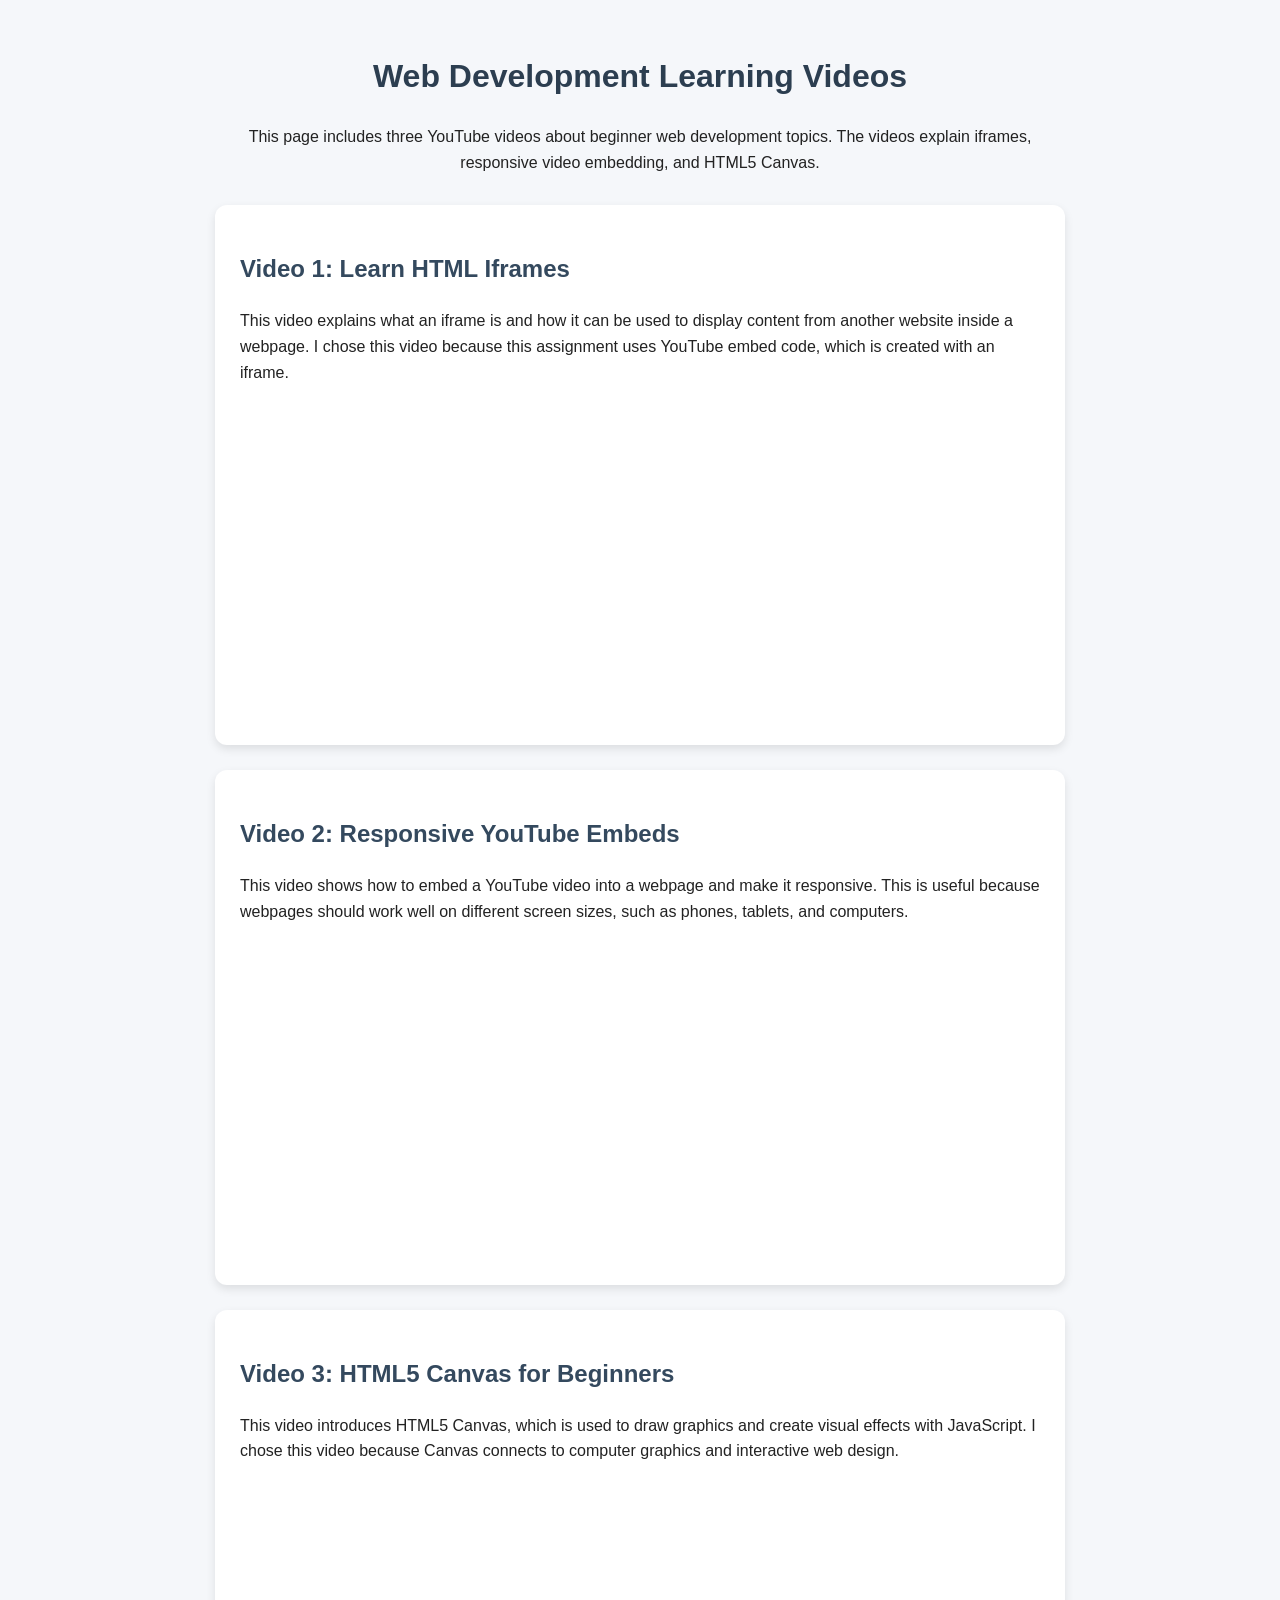
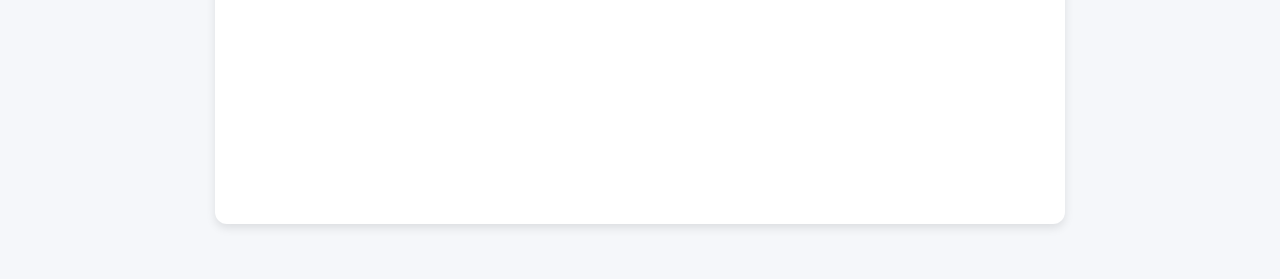
<file: youtube-videos.html>
<!DOCTYPE html>
<html lang="en">
<head>
  <meta charset="UTF-8" />
  <meta name="viewport" content="width=device-width, initial-scale=1.0" />
  <title>YouTube Video Assignment</title>

  <style>
    body {
      font-family: Arial, sans-serif;
      background-color: #f5f7fa;
      color: #222;
      margin: 0;
      padding: 30px;
      line-height: 1.6;
    }

    h1 {
      text-align: center;
      color: #2c3e50;
    }

    .intro {
      max-width: 800px;
      margin: 0 auto 30px auto;
      text-align: center;
    }

    .video-section {
      background-color: white;
      max-width: 800px;
      margin: 25px auto;
      padding: 25px;
      border-radius: 12px;
      box-shadow: 0 4px 10px rgba(0, 0, 0, 0.1);
    }

    .video-section h2 {
      color: #34495e;
    }

    iframe {
      width: 100%;
      max-width: 560px;
      height: 315px;
      display: block;
      margin: 20px auto 0 auto;
      border-radius: 8px;
    }
  </style>
</head>

<body>

  <h1>Web Development Learning Videos</h1>

  <p class="intro">
    This page includes three YouTube videos about beginner web development topics.
    The videos explain iframes, responsive video embedding, and HTML5 Canvas.
  </p>

  <div class="video-section">
    <h2>Video 1: Learn HTML Iframes</h2>

    <p>
      This video explains what an iframe is and how it can be used to display
      content from another website inside a webpage. I chose this video because
      this assignment uses YouTube embed code, which is created with an iframe.
    </p>

    <iframe width="560" height="315" src="https://www.youtube.com/embed/aRGdDy18qfY?si=mIGj1Uka13l_5Y8x" title="YouTube video player" frameborder="0" allow="accelerometer; autoplay; clipboard-write; encrypted-media; gyroscope; picture-in-picture; web-share" referrerpolicy="strict-origin-when-cross-origin" allowfullscreen></iframe>
  </div>

  <div class="video-section">
    <h2>Video 2: Responsive YouTube Embeds</h2>

    <p>
      This video shows how to embed a YouTube video into a webpage and make it
      responsive. This is useful because webpages should work well on different
      screen sizes, such as phones, tablets, and computers.
    </p>

    <iframe width="560" height="315" src="https://www.youtube.com/embed/2h9CqRlHzrc?si=gCmiHTA6q7rqSOYF" title="YouTube video player" frameborder="0" allow="accelerometer; autoplay; clipboard-write; encrypted-media; gyroscope; picture-in-picture; web-share" referrerpolicy="strict-origin-when-cross-origin" allowfullscreen></iframe>
  </div>

  <div class="video-section">
    <h2>Video 3: HTML5 Canvas for Beginners</h2>

    <p>
      This video introduces HTML5 Canvas, which is used to draw graphics and
      create visual effects with JavaScript. I chose this video because Canvas
      connects to computer graphics and interactive web design.
    </p>

    <iframe width="560" height="315" src="https://www.youtube.com/embed/Yvz_axxWG4Y?si=Uq7dGsyNSTma_fhh" title="YouTube video player" frameborder="0" allow="accelerometer; autoplay; clipboard-write; encrypted-media; gyroscope; picture-in-picture; web-share" referrerpolicy="strict-origin-when-cross-origin" allowfullscreen></iframe>
  </div>

</body>
</html>
</file>
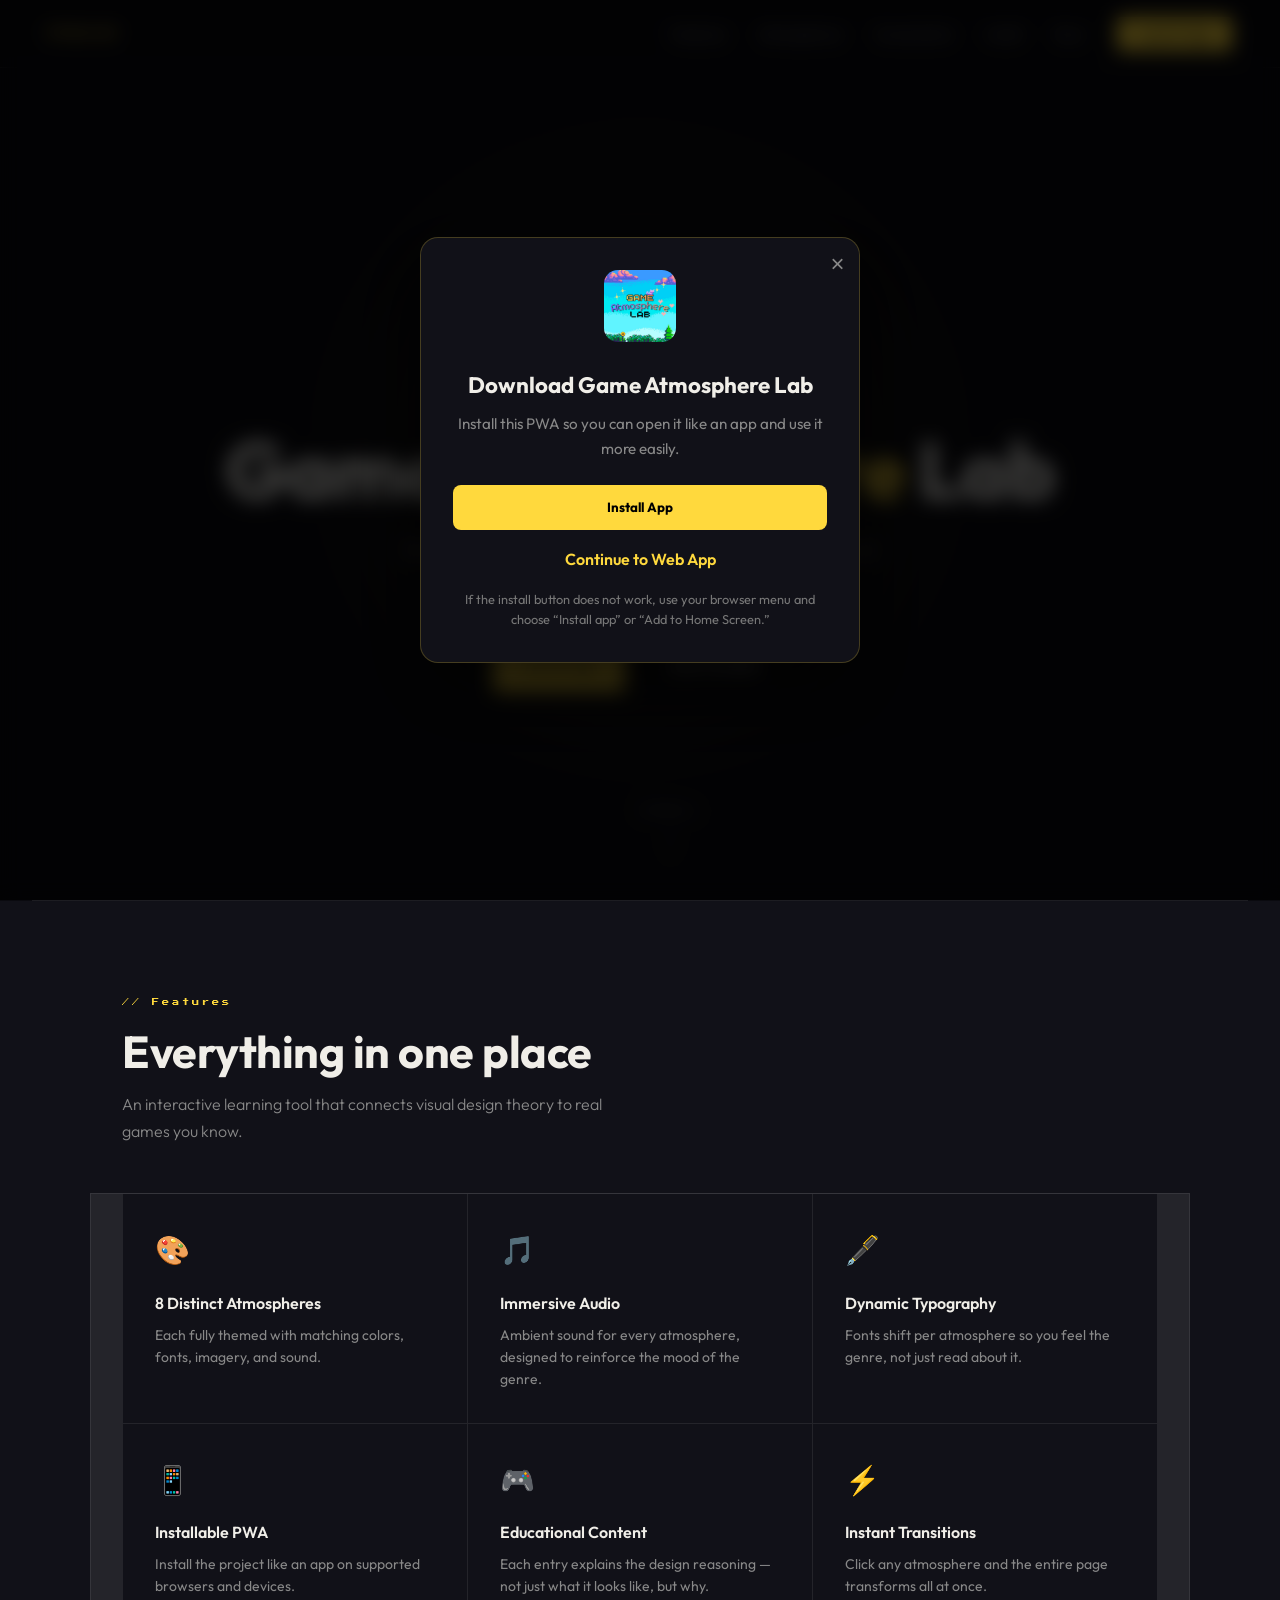
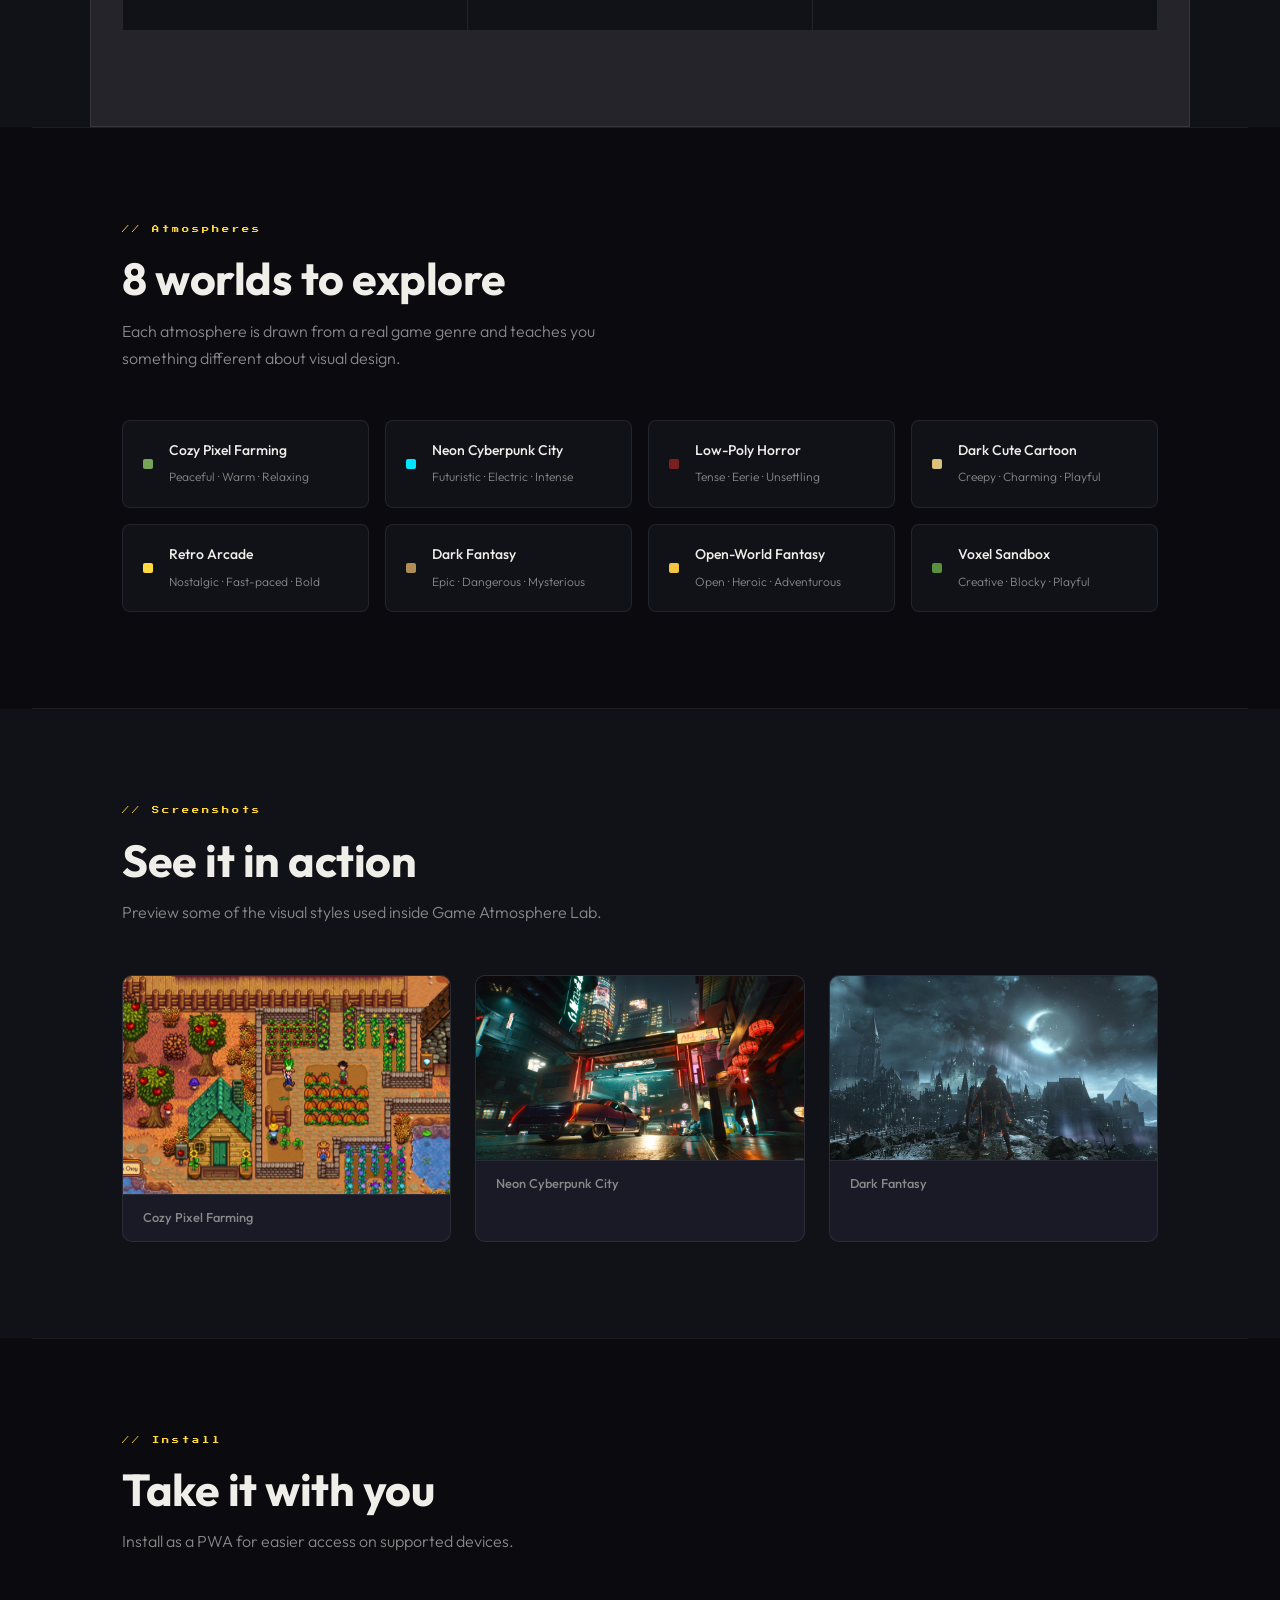
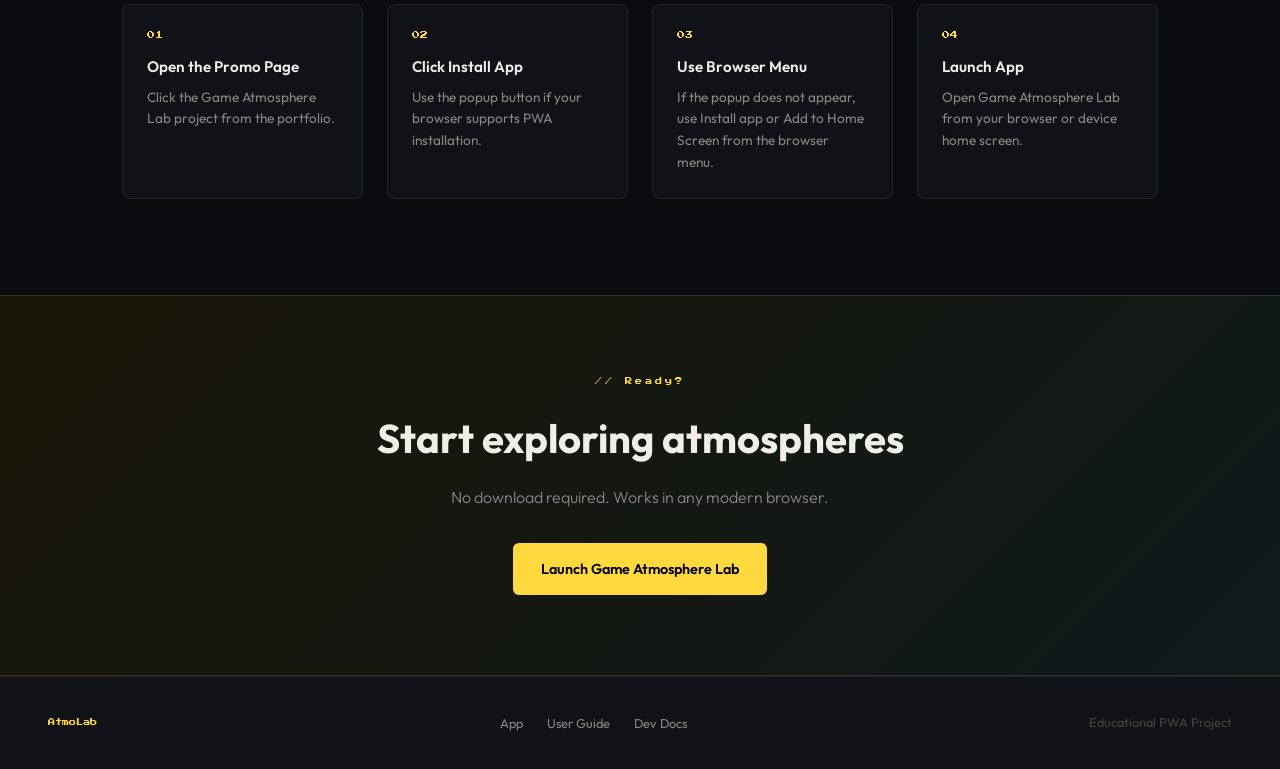
<file: game-atmosphere-lab/promo.html>
<!DOCTYPE html>
<html lang="en">
<head>
  <meta charset="UTF-8">
  <meta name="viewport" content="width=device-width, initial-scale=1.0">

  <title>Game Atmosphere Lab</title>

  <meta name="description" content="Game Atmosphere Lab is an educational PWA that teaches how game art styles, colors, fonts, and sounds create different moods.">
  <meta name="theme-color" content="#0a0a0f">

  <link rel="manifest" href="manifest.json">
  <link rel="apple-touch-icon" href="icons/icon-192.png">

  <link href="https://fonts.googleapis.com/css2?family=Press+Start+2P&family=Outfit:wght@300;400;600;700&display=swap" rel="stylesheet">

  <style>
    :root {
      --bg: #0a0a0f;
      --surface: #111118;
      --surface2: #1a1a26;
      --border: rgba(255,255,255,0.08);
      --yellow: #FFD93D;
      --cyan: #00E5FF;
      --green: #7AA35A;
      --white: #F0EEE8;
      --muted: #888;
      --pixel: "Press Start 2P", monospace;
      --body: "Outfit", sans-serif;
    }

    * {
      box-sizing: border-box;
      margin: 0;
      padding: 0;
    }

    html {
      scroll-behavior: smooth;
    }

    body {
      background: var(--bg);
      color: var(--white);
      font-family: var(--body);
      font-size: 1rem;
      line-height: 1.7;
      overflow-x: hidden;
    }

    nav {
      position: fixed;
      top: 0;
      left: 0;
      right: 0;
      z-index: 50;
      display: flex;
      align-items: center;
      justify-content: space-between;
      padding: 1.25rem 3rem;
      background: rgba(10,10,15,0.85);
      backdrop-filter: blur(16px);
      border-bottom: 1px solid var(--border);
    }

    .nav-logo {
      font-family: var(--pixel);
      font-size: 0.55rem;
      color: var(--yellow);
      text-decoration: none;
      letter-spacing: 1px;
    }

    .nav-links {
      display: flex;
      gap: 2rem;
      list-style: none;
    }

    .nav-links a {
      color: var(--muted);
      text-decoration: none;
      font-size: 0.875rem;
      transition: color 0.2s;
    }

    .nav-links a:hover {
      color: var(--white);
    }

    .nav-cta {
      background: var(--yellow) !important;
      color: #000 !important;
      font-weight: 600 !important;
      padding: 0.5rem 1.25rem;
      border-radius: 4px;
    }

    .hero {
      min-height: 100vh;
      display: flex;
      flex-direction: column;
      align-items: center;
      justify-content: center;
      text-align: center;
      padding: 8rem 2rem 5rem;
      position: relative;
      overflow: hidden;
    }

    .hero::before {
      content: "";
      position: absolute;
      width: 700px;
      height: 700px;
      background: radial-gradient(circle, rgba(255,217,61,0.06) 0%, transparent 70%);
      top: 50%;
      left: 50%;
      transform: translate(-50%, -50%);
      pointer-events: none;
    }

    .hero-eyebrow {
      font-family: var(--pixel);
      font-size: 0.5rem;
      color: var(--yellow);
      letter-spacing: 3px;
      margin-bottom: 1.5rem;
      opacity: 0;
      animation: rise 0.7s ease 0.1s forwards;
    }

    .hero-icon {
      width: 100px;
      height: 100px;
      border-radius: 18px;
      border: 1px solid rgba(255,217,61,0.3);
      box-shadow: 0 0 40px rgba(255,217,61,0.12), 0 20px 60px rgba(0,0,0,0.5);
      margin-bottom: 2rem;
      opacity: 0;
      animation: rise 0.7s ease 0.2s forwards;
    }

    .hero h1 {
      font-size: clamp(2.5rem, 7vw, 5rem);
      font-weight: 700;
      line-height: 1.1;
      letter-spacing: -1px;
      margin-bottom: 1.25rem;
      opacity: 0;
      animation: rise 0.8s ease 0.3s forwards;
    }

    .hero h1 em {
      font-style: normal;
      color: var(--yellow);
    }

    .hero-sub {
      font-size: clamp(1rem, 2vw, 1.15rem);
      color: var(--muted);
      max-width: 500px;
      margin: 0 auto 2.5rem;
      font-weight: 300;
      opacity: 0;
      animation: rise 0.8s ease 0.4s forwards;
    }

    .hero-btns {
      display: flex;
      gap: 1rem;
      justify-content: center;
      flex-wrap: wrap;
      opacity: 0;
      animation: rise 0.8s ease 0.5s forwards;
    }

    @keyframes rise {
      from {
        opacity: 0;
        transform: translateY(16px);
      }

      to {
        opacity: 1;
        transform: translateY(0);
      }
    }

    .scroll-hint {
      position: absolute;
      bottom: 2rem;
      left: 50%;
      transform: translateX(-50%);
      color: var(--muted);
      font-size: 0.7rem;
      letter-spacing: 3px;
      text-transform: uppercase;
      display: flex;
      flex-direction: column;
      align-items: center;
      gap: 0.5rem;
      opacity: 0;
      animation: rise 1s ease 1.2s forwards;
    }

    .scroll-hint::after {
      content: "";
      width: 1px;
      height: 40px;
      background: linear-gradient(to bottom, var(--muted), transparent);
      animation: blink 2s ease-in-out infinite;
    }

    @keyframes blink {
      0%, 100% {
        opacity: 0.3;
      }

      50% {
        opacity: 1;
      }
    }

    .btn {
      display: inline-block;
      padding: 0.875rem 1.75rem;
      font-family: var(--body);
      font-size: 0.9rem;
      font-weight: 600;
      text-decoration: none;
      border-radius: 6px;
      transition: all 0.2s;
      cursor: pointer;
      border: none;
    }

    .btn-primary {
      background: var(--yellow);
      color: #000;
    }

    .btn-primary:hover {
      background: #ffe566;
      box-shadow: 0 0 30px rgba(255,217,61,0.25);
      transform: translateY(-2px);
    }

    .btn-ghost {
      background: transparent;
      color: var(--white);
      border: 1px solid var(--border);
    }

    .btn-ghost:hover {
      border-color: rgba(255,255,255,0.25);
      transform: translateY(-2px);
    }

    .divider {
      height: 1px;
      background: var(--border);
      margin: 0 2rem;
    }

    .section-pad {
      padding: 6rem 2rem;
      max-width: 1100px;
      margin: 0 auto;
    }

    .label {
      font-family: var(--pixel);
      font-size: 0.45rem;
      color: var(--yellow);
      letter-spacing: 3px;
      display: block;
      margin-bottom: 1rem;
    }

    .section-heading {
      font-size: clamp(1.8rem, 4vw, 2.8rem);
      font-weight: 700;
      letter-spacing: -0.5px;
      line-height: 1.2;
      margin-bottom: 0.75rem;
    }

    .section-sub {
      color: var(--muted);
      font-size: 1rem;
      font-weight: 300;
      max-width: 500px;
    }

    .features-wrap {
      background: var(--surface);
    }

    .features-header {
      max-width: 1100px;
      margin: 0 auto;
      padding: 6rem 2rem 3rem;
    }

    .features-grid {
      max-width: 1100px;
      margin: 0 auto;
      padding: 0 2rem 6rem;
      display: grid;
      grid-template-columns: repeat(auto-fit, minmax(300px, 1fr));
      gap: 1px;
      background: var(--border);
      border: 1px solid var(--border);
    }

    .feature-card {
      background: var(--surface);
      padding: 2rem;
      transition: background 0.2s;
    }

    .feature-card:hover {
      background: var(--surface2);
    }

    .feature-icon {
      font-size: 1.75rem;
      margin-bottom: 1rem;
      display: block;
    }

    .feature-card h3 {
      font-size: 1rem;
      font-weight: 600;
      margin-bottom: 0.4rem;
    }

    .feature-card p {
      font-size: 0.875rem;
      color: var(--muted);
      line-height: 1.6;
    }

    .atmo-grid {
      display: grid;
      grid-template-columns: repeat(auto-fit, minmax(220px, 1fr));
      gap: 1rem;
      margin-top: 3rem;
    }

    .atmo-card {
      border: 1px solid var(--border);
      border-radius: 8px;
      padding: 1.1rem 1.25rem;
      display: flex;
      align-items: center;
      gap: 1rem;
      transition: all 0.2s;
      text-decoration: none;
      background: var(--surface);
    }

    .atmo-card:hover {
      border-color: rgba(255,255,255,0.2);
      transform: translateY(-3px);
      box-shadow: 0 12px 30px rgba(0,0,0,0.4);
    }

    .atmo-dot {
      width: 10px;
      height: 10px;
      border-radius: 2px;
      flex-shrink: 0;
    }

    .atmo-card span {
      font-size: 0.875rem;
      color: var(--white);
      font-weight: 500;
      display: block;
    }

    .atmo-card small {
      font-size: 0.75rem;
      color: var(--muted);
      font-weight: 300;
    }

    .screenshots-wrap {
      background: var(--surface);
    }

    .screenshots-grid {
      display: grid;
      grid-template-columns: repeat(auto-fit, minmax(280px, 1fr));
      gap: 1.5rem;
      margin-top: 3rem;
    }

    .screenshot-frame {
      border-radius: 10px;
      overflow: hidden;
      border: 1px solid var(--border);
      background: var(--surface2);
      transition: transform 0.2s, box-shadow 0.2s;
    }

    .screenshot-frame:hover {
      transform: translateY(-4px);
      box-shadow: 0 20px 50px rgba(0,0,0,0.5);
    }

    .screenshot-frame img {
      width: 100%;
      display: block;
    }

    .screenshot-label {
      padding: 0.75rem 1.25rem;
      font-size: 0.8rem;
      font-weight: 500;
      color: var(--muted);
      border-top: 1px solid var(--border);
    }

    .install-steps {
      display: grid;
      grid-template-columns: repeat(auto-fit, minmax(200px, 1fr));
      gap: 1.5rem;
      margin-top: 3rem;
    }

    .step {
      padding: 1.5rem;
      border: 1px solid var(--border);
      border-radius: 8px;
      background: var(--surface);
    }

    .step-num {
      font-family: var(--pixel);
      font-size: 0.5rem;
      color: var(--yellow);
      margin-bottom: 0.75rem;
      display: block;
    }

    .step h4 {
      font-size: 0.95rem;
      font-weight: 600;
      margin-bottom: 0.4rem;
    }

    .step p {
      font-size: 0.85rem;
      color: var(--muted);
      line-height: 1.6;
    }

    .cta-banner {
      background: linear-gradient(135deg, #1a1608 0%, #0f1a1c 100%);
      border-top: 1px solid rgba(255,217,61,0.12);
      border-bottom: 1px solid rgba(255,217,61,0.12);
      text-align: center;
      padding: 5rem 2rem;
    }

    .cta-banner h2 {
      font-size: clamp(1.8rem, 4vw, 2.5rem);
      font-weight: 700;
      margin-bottom: 0.75rem;
    }

    .cta-banner p {
      color: var(--muted);
      margin-bottom: 2rem;
      font-weight: 300;
    }

    .install-popup {
      position: fixed;
      inset: 0;
      z-index: 9999;
      background: rgba(0,0,0,0.72);
      display: flex;
      align-items: center;
      justify-content: center;
      padding: 1rem;
      backdrop-filter: blur(10px);
    }

    .install-popup.hidden {
      display: none;
    }

    .install-box {
      width: 100%;
      max-width: 440px;
      background: #111118;
      border: 1px solid rgba(255,217,61,0.22);
      border-radius: 18px;
      padding: 2rem;
      text-align: center;
      color: var(--white);
      box-shadow: 0 30px 80px rgba(0,0,0,0.65);
      position: relative;
    }

    .install-close {
      position: absolute;
      top: 0.75rem;
      right: 0.9rem;
      border: none;
      background: transparent;
      color: var(--muted);
      font-size: 1.5rem;
      cursor: pointer;
    }

    .install-close:hover {
      color: var(--white);
    }

    .install-box img {
      width: 72px;
      height: 72px;
      border-radius: 14px;
      margin-bottom: 1rem;
    }

    .install-box h2 {
      font-size: 1.4rem;
      margin-bottom: 0.5rem;
    }

    .install-box p {
      color: var(--muted);
      font-size: 0.95rem;
      line-height: 1.6;
      margin-bottom: 1rem;
    }

    .install-btn {
      width: 100%;
      border: none;
      background: var(--yellow);
      color: #000;
      padding: 0.9rem 1rem;
      border-radius: 8px;
      font-weight: 700;
      cursor: pointer;
      margin-top: 0.5rem;
      font-family: var(--body);
    }

    .install-btn:hover {
      background: #ffe566;
    }

    .open-app-link {
      display: block;
      color: var(--yellow);
      text-decoration: none;
      font-weight: 600;
      margin-top: 1rem;
    }

    .open-app-link:hover {
      text-decoration: underline;
    }

    .install-hint {
      font-size: 0.8rem !important;
      color: #777 !important;
      margin-top: 1rem;
      margin-bottom: 0 !important;
    }

    footer {
      background: var(--surface);
      border-top: 1px solid var(--border);
      padding: 2rem 3rem;
      display: flex;
      align-items: center;
      justify-content: space-between;
      flex-wrap: wrap;
      gap: 1rem;
    }

    .footer-logo {
      font-family: var(--pixel);
      font-size: 0.45rem;
      color: var(--yellow);
      text-decoration: none;
    }

    .footer-links {
      display: flex;
      gap: 1.5rem;
      list-style: none;
    }

    .footer-links a {
      font-size: 0.8rem;
      color: var(--muted);
      text-decoration: none;
      transition: color 0.2s;
    }

    .footer-links a:hover {
      color: var(--white);
    }

    .footer-copy {
      font-size: 0.8rem;
      color: #444;
    }

    @media (max-width: 768px) {
      nav {
        padding: 1rem 1.5rem;
      }

      .nav-links {
        display: none;
      }

      .hero {
        padding: 7rem 1.5rem 4rem;
      }

      footer {
        flex-direction: column;
        text-align: center;
      }

      .section-pad {
        padding: 4rem 1.5rem;
      }
    }
  </style>
</head>

<body>

  <nav>
    <a href="#" class="nav-logo">AtmoLab</a>

    <ul class="nav-links">
      <li><a href="#features">Features</a></li>
      <li><a href="#atmospheres">Atmospheres</a></li>
      <li><a href="#screenshots">Screenshots</a></li>
      <li><a href="#install">Install</a></li>
      <li><a href="docs/user-guide.html">Docs</a></li>
      <li><a href="index.html" class="nav-cta">Launch App</a></li>
    </ul>
  </nav>

  <div id="installPopup" class="install-popup">
    <div class="install-box">
      <button id="closeInstallPopup" class="install-close">×</button>

      <img src="icons/icon-192.png" alt="Game Atmosphere Lab icon">

      <h2>Download Game Atmosphere Lab</h2>

      <p>
        Install this PWA so you can open it like an app and use it more easily.
      </p>

      <button id="installBtn" class="install-btn">
        Install App
      </button>

      <a class="open-app-link" href="index.html">
        Continue to Web App
      </a>

      <p id="installHint" class="install-hint">
        If the install button does not work, use your browser menu and choose
        “Install app” or “Add to Home Screen.”
      </p>
    </div>
  </div>

  <section class="hero">
    <p class="hero-eyebrow">Educational PWA</p>

    <img src="icons/icon-512.png" alt="Game Atmosphere Lab icon" class="hero-icon">

    <h1>Game <em>Atmosphere</em> Lab</h1>

    <p class="hero-sub">
      Discover how video games use art, color, typography, and sound to build unforgettable worlds and moods.
    </p>

    <div class="hero-btns">
      <a href="index.html" class="btn btn-primary">Launch App</a>
      <a href="#install" class="btn btn-ghost">How to Install</a>
    </div>

    <div class="scroll-hint">scroll</div>
  </section>

  <div class="divider"></div>

  <section class="features-wrap" id="features">
    <div class="features-header">
      <span class="label">// Features</span>
      <h2 class="section-heading">Everything in one place</h2>
      <p class="section-sub">
        An interactive learning tool that connects visual design theory to real games you know.
      </p>
    </div>

    <div class="features-grid">
      <div class="feature-card">
        <span class="feature-icon">🎨</span>
        <h3>8 Distinct Atmospheres</h3>
        <p>Each fully themed with matching colors, fonts, imagery, and sound.</p>
      </div>

      <div class="feature-card">
        <span class="feature-icon">🎵</span>
        <h3>Immersive Audio</h3>
        <p>Ambient sound for every atmosphere, designed to reinforce the mood of the genre.</p>
      </div>

      <div class="feature-card">
        <span class="feature-icon">🖋️</span>
        <h3>Dynamic Typography</h3>
        <p>Fonts shift per atmosphere so you feel the genre, not just read about it.</p>
      </div>

      <div class="feature-card">
        <span class="feature-icon">📱</span>
        <h3>Installable PWA</h3>
        <p>Install the project like an app on supported browsers and devices.</p>
      </div>

      <div class="feature-card">
        <span class="feature-icon">🎮</span>
        <h3>Educational Content</h3>
        <p>Each entry explains the design reasoning — not just what it looks like, but why.</p>
      </div>

      <div class="feature-card">
        <span class="feature-icon">⚡</span>
        <h3>Instant Transitions</h3>
        <p>Click any atmosphere and the entire page transforms all at once.</p>
      </div>
    </div>
  </section>

  <div class="divider"></div>

  <section id="atmospheres">
    <div class="section-pad">
      <span class="label">// Atmospheres</span>

      <h2 class="section-heading">8 worlds to explore</h2>

      <p class="section-sub">
        Each atmosphere is drawn from a real game genre and teaches you something different about visual design.
      </p>

      <div class="atmo-grid">
        <a href="index.html#cozy-pixel-farming" class="atmo-card">
          <div class="atmo-dot" style="background:#7AA35A"></div>
          <div>
            <span>Cozy Pixel Farming</span>
            <small>Peaceful · Warm · Relaxing</small>
          </div>
        </a>

        <a href="index.html#neon-cyberpunk-city" class="atmo-card">
          <div class="atmo-dot" style="background:#00E5FF"></div>
          <div>
            <span>Neon Cyberpunk City</span>
            <small>Futuristic · Electric · Intense</small>
          </div>
        </a>

        <a href="index.html#low-poly-horror" class="atmo-card">
          <div class="atmo-dot" style="background:#7A1F1F"></div>
          <div>
            <span>Low-Poly Horror</span>
            <small>Tense · Eerie · Unsettling</small>
          </div>
        </a>

        <a href="index.html#dark-cute-cartoon" class="atmo-card">
          <div class="atmo-dot" style="background:#D9C27A"></div>
          <div>
            <span>Dark Cute Cartoon</span>
            <small>Creepy · Charming · Playful</small>
          </div>
        </a>

        <a href="index.html#retro-arcade" class="atmo-card">
          <div class="atmo-dot" style="background:#FFD93D"></div>
          <div>
            <span>Retro Arcade</span>
            <small>Nostalgic · Fast-paced · Bold</small>
          </div>
        </a>

        <a href="index.html#dark-fantasy" class="atmo-card">
          <div class="atmo-dot" style="background:#B08D57"></div>
          <div>
            <span>Dark Fantasy</span>
            <small>Epic · Dangerous · Mysterious</small>
          </div>
        </a>

        <a href="index.html#open-world-fantasy" class="atmo-card">
          <div class="atmo-dot" style="background:#F4C542"></div>
          <div>
            <span>Open-World Fantasy</span>
            <small>Open · Heroic · Adventurous</small>
          </div>
        </a>

        <a href="index.html#voxel-sandbox" class="atmo-card">
          <div class="atmo-dot" style="background:#5A8F3D"></div>
          <div>
            <span>Voxel Sandbox</span>
            <small>Creative · Blocky · Playful</small>
          </div>
        </a>
      </div>
    </div>
  </section>

  <div class="divider"></div>

  <section class="screenshots-wrap" id="screenshots">
    <div class="section-pad">
      <span class="label">// Screenshots</span>

      <h2 class="section-heading">See it in action</h2>

      <p class="section-sub">
        Preview some of the visual styles used inside Game Atmosphere Lab.
      </p>

      <div class="screenshots-grid">
        <div class="screenshot-frame">
          <img src="screenshots/cozy-pixel-farming-1.jpg" alt="Cozy Pixel Farming screenshot">
          <div class="screenshot-label">Cozy Pixel Farming</div>
        </div>

        <div class="screenshot-frame">
          <img src="screenshots/neon-cyberpunk-city-1.jpg" alt="Neon Cyberpunk City screenshot">
          <div class="screenshot-label">Neon Cyberpunk City</div>
        </div>

        <div class="screenshot-frame">
          <img src="screenshots/dark-fantasy-1.jpg" alt="Dark Fantasy screenshot">
          <div class="screenshot-label">Dark Fantasy</div>
        </div>
      </div>
    </div>
  </section>

  <div class="divider"></div>

  <section id="install">
    <div class="section-pad">
      <span class="label">// Install</span>

      <h2 class="section-heading">Take it with you</h2>

      <p class="section-sub">
        Install as a PWA for easier access on supported devices.
      </p>

      <div class="install-steps">
        <div class="step">
          <span class="step-num">01</span>
          <h4>Open the Promo Page</h4>
          <p>Click the Game Atmosphere Lab project from the portfolio.</p>
        </div>

        <div class="step">
          <span class="step-num">02</span>
          <h4>Click Install App</h4>
          <p>Use the popup button if your browser supports PWA installation.</p>
        </div>

        <div class="step">
          <span class="step-num">03</span>
          <h4>Use Browser Menu</h4>
          <p>If the popup does not appear, use Install app or Add to Home Screen from the browser menu.</p>
        </div>

        <div class="step">
          <span class="step-num">04</span>
          <h4>Launch App</h4>
          <p>Open Game Atmosphere Lab from your browser or device home screen.</p>
        </div>
      </div>
    </div>
  </section>

  <section class="cta-banner">
    <span class="label">// Ready?</span>

    <h2>Start exploring atmospheres</h2>

    <p>No download required. Works in any modern browser.</p>

    <a href="index.html" class="btn btn-primary">Launch Game Atmosphere Lab</a>
  </section>

  <footer>
    <a href="#" class="footer-logo">AtmoLab</a>

    <ul class="footer-links">
      <li><a href="index.html">App</a></li>
      <li><a href="docs/user-guide.html">User Guide</a></li>
      <li><a href="docs/programmer-guide.html">Dev Docs</a></li>
    </ul>

    <p class="footer-copy">Educational PWA Project</p>
  </footer>

  <script>
    let deferredPrompt = null;

    const installPopup = document.getElementById("installPopup");
    const installBtn = document.getElementById("installBtn");
    const closeInstallPopup = document.getElementById("closeInstallPopup");
    const installHint = document.getElementById("installHint");

    if ("serviceWorker" in navigator) {
      window.addEventListener("load", function () {
        navigator.serviceWorker.register("/portfolio/game-atmosphere-lab/service-worker.js", {
          scope: "/portfolio/game-atmosphere-lab/"
        })
        .then(function (registration) {
          console.log("Service worker registered:", registration.scope);
        })
        .catch(function (error) {
          console.log("Service worker registration failed:", error);
        });
      });
    }

    window.addEventListener("beforeinstallprompt", function (event) {
      event.preventDefault();

      deferredPrompt = event;

      installPopup.classList.remove("hidden");
      installBtn.textContent = "Install App";
      installHint.textContent = "Click Install App to install this PWA.";
    });

    installBtn.addEventListener("click", async function () {
      if (deferredPrompt) {
        deferredPrompt.prompt();

        const choiceResult = await deferredPrompt.userChoice;
        console.log("Install choice:", choiceResult.outcome);

        deferredPrompt = null;
        installPopup.classList.add("hidden");
      } else {
        installPopup.classList.remove("hidden");
        installHint.textContent =
          "The browser install prompt is not ready yet. Use Chrome or Edge, wait a few seconds, or use the browser menu → Install app.";
      }
    });

    closeInstallPopup.addEventListener("click", function () {
      installPopup.classList.add("hidden");
    });
  </script>

</body>
</html>
</file>
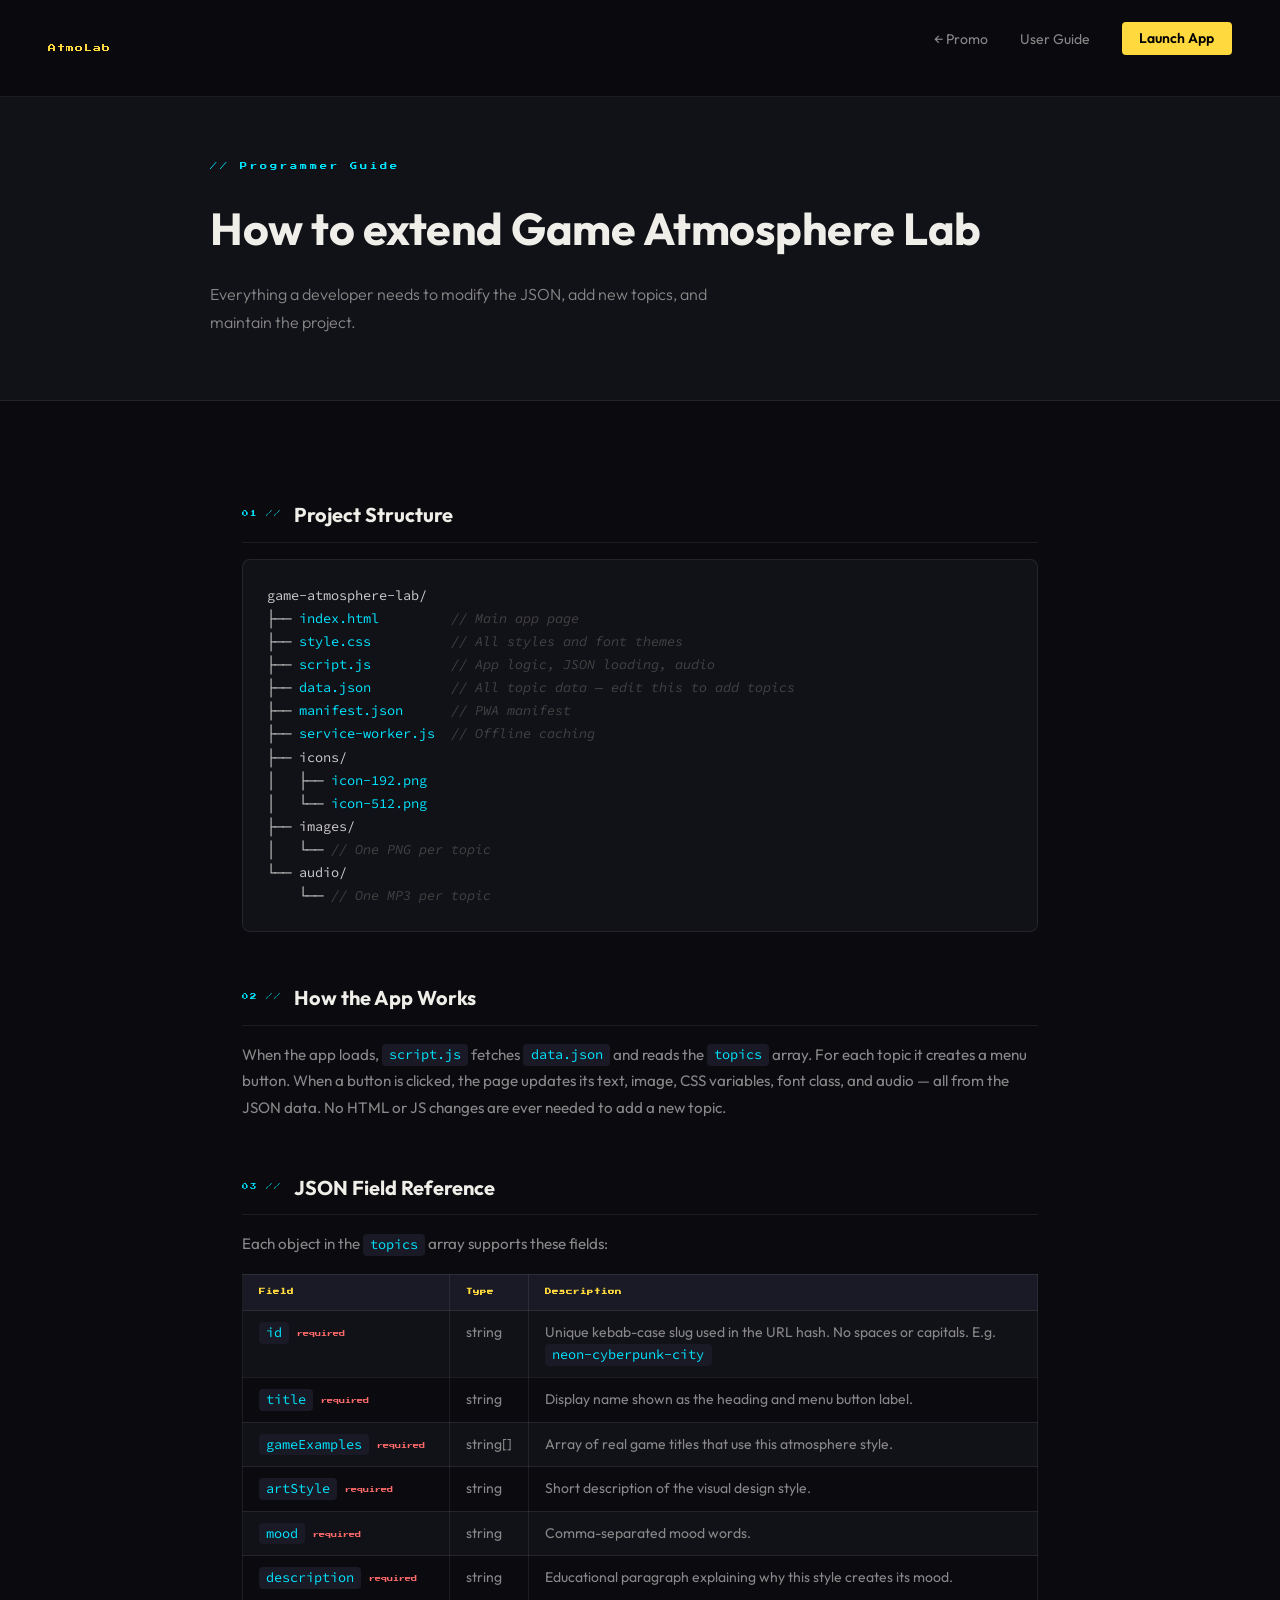
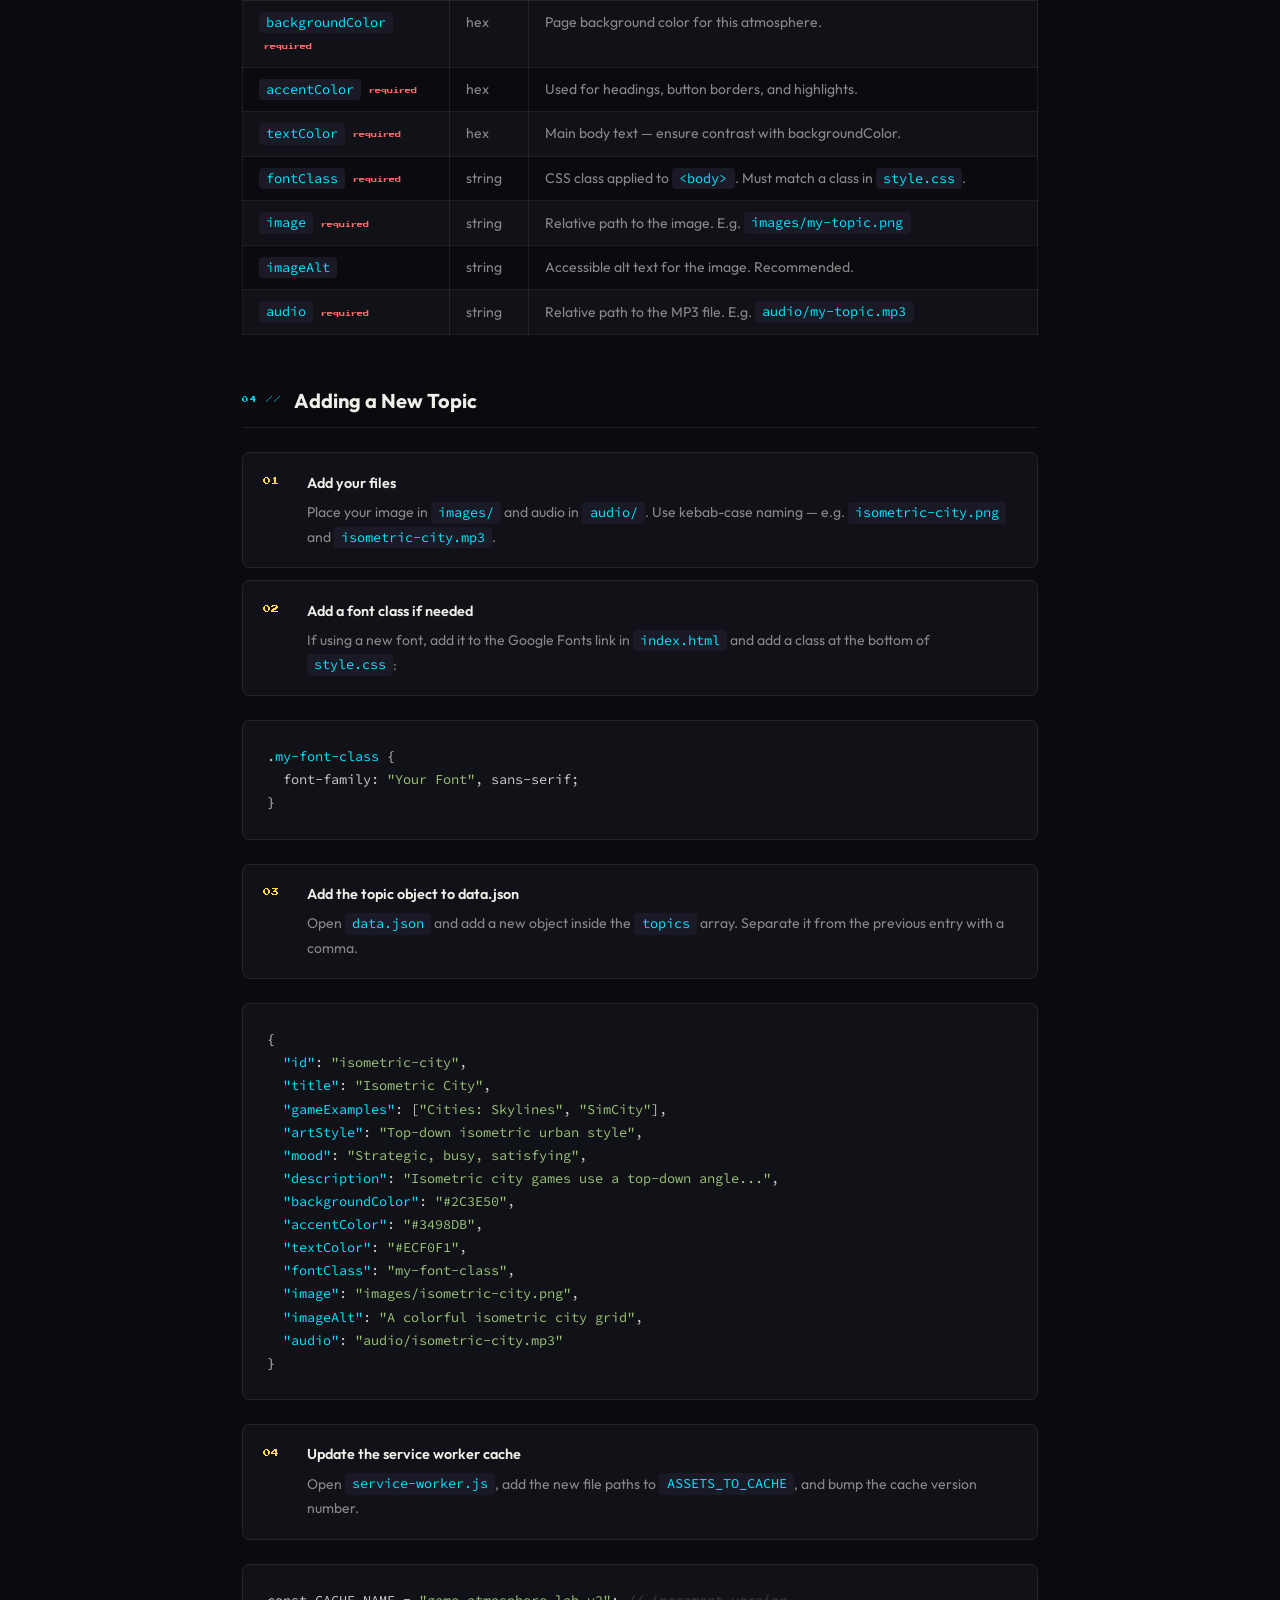
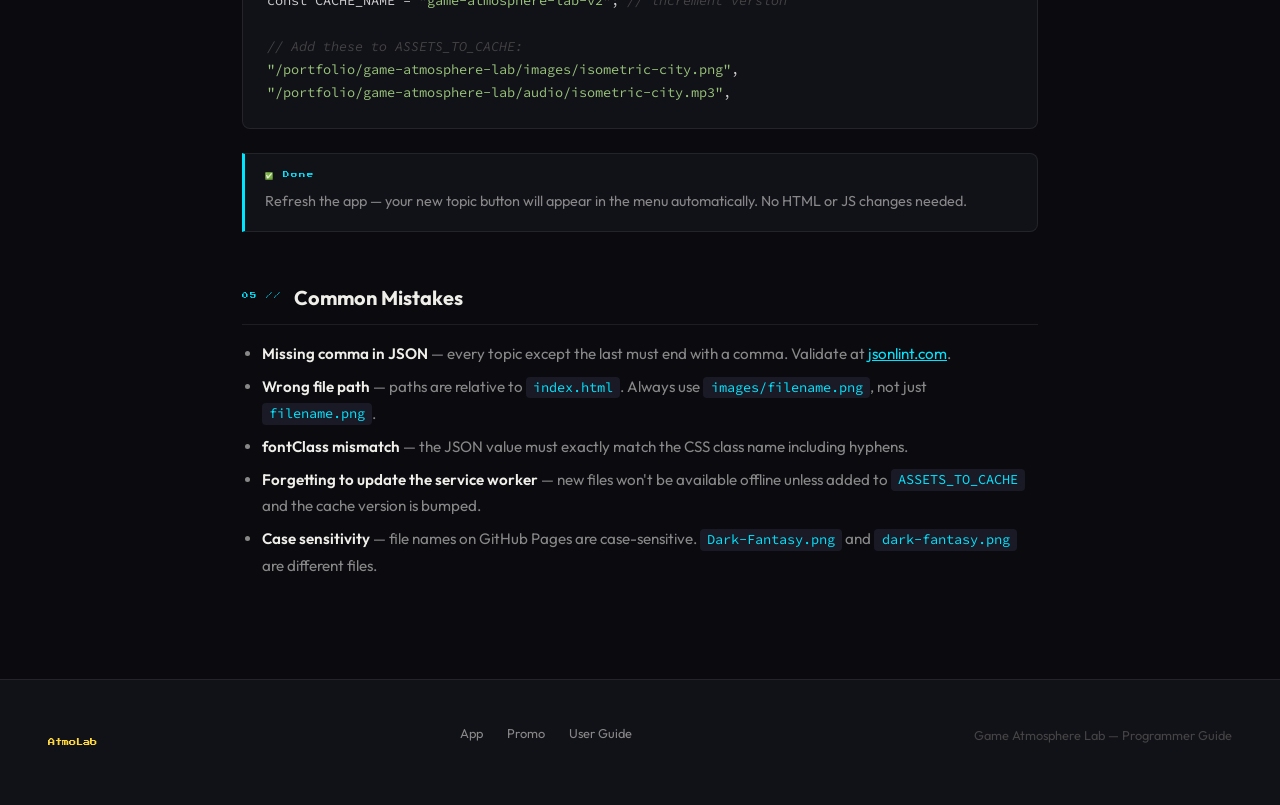
<file: game-atmosphere-lab/docs/programmer-guide.html>
<!DOCTYPE html>
<html lang="en">
<head>
  <meta charset="UTF-8">
  <meta name="viewport" content="width=device-width, initial-scale=1.0">
  <title>Programmer Guide — Game Atmosphere Lab</title>
  <link href="https://fonts.googleapis.com/css2?family=Press+Start+2P&family=Outfit:wght@300;400;600;700&family=Source+Code+Pro&display=swap" rel="stylesheet">
  <style>
    :root {
      --bg: #0a0a0f;
      --surface: #111118;
      --surface2: #1a1a26;
      --border: rgba(255,255,255,0.08);
      --yellow: #FFD93D;
      --cyan: #00E5FF;
      --green: #7AA35A;
      --white: #F0EEE8;
      --muted: #888;
      --pixel: "Press Start 2P", monospace;
      --body: "Outfit", sans-serif;
      --code: "Source Code Pro", monospace;
    }

    * { box-sizing: border-box; margin: 0; padding: 0; }
    html { scroll-behavior: smooth; }

    body {
      background: var(--bg);
      color: var(--white);
      font-family: var(--body);
      font-size: 1rem;
      line-height: 1.75;
    }

    /* NAV */
    nav {
      position: sticky;
      top: 0;
      z-index: 50;
      display: flex;
      align-items: center;
      justify-content: space-between;
      padding: 1.1rem 3rem;
      background: rgba(10,10,15,0.9);
      backdrop-filter: blur(16px);
      border-bottom: 1px solid var(--border);
    }

    .nav-logo {
      font-family: var(--pixel);
      font-size: 0.5rem;
      color: var(--yellow);
      text-decoration: none;
      letter-spacing: 1px;
    }

    .nav-links { display: flex; gap: 2rem; list-style: none; }
    .nav-links a { color: var(--muted); text-decoration: none; font-size: 0.875rem; transition: color 0.2s; }
    .nav-links a:hover { color: var(--white); }
    .nav-cta { background: var(--yellow) !important; color: #000 !important; font-weight: 600 !important; padding: 0.45rem 1.1rem; border-radius: 4px; }

    /* HERO */
    .page-hero {
      padding: 4rem 2rem 3rem;
      border-bottom: 1px solid var(--border);
      background: var(--surface);
    }

    .page-hero-inner { max-width: 860px; margin: 0 auto; }

    .label {
      font-family: var(--pixel);
      font-size: 0.45rem;
      color: var(--cyan);
      letter-spacing: 3px;
      display: block;
      margin-bottom: 1rem;
    }

    .page-hero h1 {
      font-size: clamp(1.8rem, 4vw, 2.8rem);
      font-weight: 700;
      letter-spacing: -0.5px;
      margin-bottom: 0.75rem;
    }

    .page-hero p { color: var(--muted); font-size: 1rem; font-weight: 300; max-width: 500px; }

    /* LAYOUT */
    .doc-layout { max-width: 860px; margin: 0 auto; padding: 3rem 2rem 5rem; }

    h2 {
      font-size: 1.25rem;
      font-weight: 700;
      color: var(--white);
      margin: 3rem 0 1rem;
      padding-bottom: 0.6rem;
      border-bottom: 1px solid var(--border);
      display: flex;
      align-items: center;
      gap: 0.75rem;
    }

    h2 .h2-tag {
      font-family: var(--pixel);
      font-size: 0.4rem;
      color: var(--cyan);
      letter-spacing: 2px;
      font-weight: 400;
    }

    h3 { font-size: 0.95rem; font-weight: 600; color: var(--yellow); margin: 1.75rem 0 0.5rem; }

    p { color: var(--muted); font-size: 0.95rem; margin-bottom: 1rem; line-height: 1.75; }

    ul { margin: 0.5rem 0 1.25rem 1.25rem; color: var(--muted); font-size: 0.95rem; }
    ul li { margin-bottom: 0.4rem; }
    strong { color: var(--white); font-weight: 600; }

    code {
      font-family: var(--code);
      background: var(--surface2);
      color: var(--cyan);
      padding: 0.15rem 0.45rem;
      border-radius: 4px;
      font-size: 0.85rem;
    }

    pre {
      background: var(--surface);
      border: 1px solid var(--border);
      border-radius: 8px;
      padding: 1.5rem;
      overflow-x: auto;
      margin: 1rem 0 1.5rem;
      font-family: var(--code);
      font-size: 0.85rem;
      line-height: 1.7;
      color: #ccc;
    }

    pre .key { color: var(--cyan); }
    pre .val { color: #98c379; }
    pre .comment { color: #444; font-style: italic; }

    /* TIP */
    .tip {
      background: var(--surface);
      border: 1px solid var(--border);
      border-left: 3px solid var(--cyan);
      border-radius: 0 8px 8px 0;
      padding: 1rem 1.25rem;
      margin: 1.5rem 0;
    }

    .tip-label {
      font-family: var(--pixel);
      font-size: 0.4rem;
      color: var(--cyan);
      letter-spacing: 2px;
      display: block;
      margin-bottom: 0.5rem;
    }

    .tip p { margin: 0; font-size: 0.9rem; }

    /* FIELD TABLE */
    .field-table { width: 100%; border-collapse: collapse; margin: 1rem 0 1.5rem; font-size: 0.875rem; }

    .field-table th {
      font-family: var(--pixel);
      font-size: 0.4rem;
      background: var(--surface2);
      color: var(--yellow);
      padding: 0.75rem 1rem;
      text-align: left;
      border: 1px solid var(--border);
      letter-spacing: 1px;
    }

    .field-table td {
      padding: 0.65rem 1rem;
      border: 1px solid var(--border);
      color: var(--muted);
      vertical-align: top;
      line-height: 1.6;
    }

    .field-table tr:nth-child(even) td { background: var(--surface); }
    .field-table tr:hover td { background: var(--surface2); }

    .req {
      font-family: var(--pixel);
      font-size: 0.38rem;
      color: #FF6B6B;
      display: inline-block;
      margin-left: 0.3rem;
    }

    /* STEPS */
    .steps { display: flex; flex-direction: column; gap: 0.75rem; margin: 1.5rem 0; }

    .step-item {
      background: var(--surface);
      border: 1px solid var(--border);
      border-radius: 8px;
      padding: 1.1rem 1.25rem;
      display: flex;
      gap: 1.25rem;
      align-items: flex-start;
      transition: border-color 0.2s;
    }

    .step-item:hover { border-color: rgba(255,255,255,0.18); }

    .step-num {
      font-family: var(--pixel);
      font-size: 0.5rem;
      color: var(--yellow);
      min-width: 1.5rem;
      padding-top: 0.2rem;
      flex-shrink: 0;
    }

    .step-item h4 { font-size: 0.9rem; font-weight: 600; color: var(--white); margin-bottom: 0.25rem; }
    .step-item p { margin: 0; font-size: 0.875rem; }

    /* FOOTER */
    footer {
      background: var(--surface);
      border-top: 1px solid var(--border);
      padding: 2rem 3rem;
      display: flex;
      align-items: center;
      justify-content: space-between;
      flex-wrap: wrap;
      gap: 1rem;
    }

    .footer-logo { font-family: var(--pixel); font-size: 0.45rem; color: var(--yellow); text-decoration: none; }
    .footer-links { display: flex; gap: 1.5rem; list-style: none; }
    .footer-links a { font-size: 0.8rem; color: var(--muted); text-decoration: none; transition: color 0.2s; }
    .footer-links a:hover { color: var(--white); }
    .footer-copy { font-size: 0.8rem; color: #444; }

    @media (max-width: 768px) {
      nav { padding: 1rem 1.5rem; }
      .nav-links { display: none; }
      .page-hero { padding: 2.5rem 1.5rem; }
      .doc-layout { padding: 2rem 1.5rem 4rem; }
      footer { flex-direction: column; text-align: center; }
      .field-table { font-size: 0.8rem; }
    }
  </style>
</head>
<body>

<nav>
  <a href="../promo.html" class="nav-logo">AtmoLab</a>
  <ul class="nav-links">
    <li><a href="../promo.html">← Promo</a></li>
    <li><a href="user-guide.html">User Guide</a></li>
    <li><a href="../index.html" class="nav-cta">Launch App</a></li>
  </ul>
</nav>

<div class="page-hero">
  <div class="page-hero-inner">
    <span class="label">// Programmer Guide</span>
    <h1>How to extend Game Atmosphere Lab</h1>
    <p>Everything a developer needs to modify the JSON, add new topics, and maintain the project.</p>
  </div>
</div>

<div class="doc-layout">

  <h2><span class="h2-tag">01 //</span> Project Structure</h2>
  <pre>
game-atmosphere-lab/
├── <span class="key">index.html</span>         <span class="comment">// Main app page</span>
├── <span class="key">style.css</span>          <span class="comment">// All styles and font themes</span>
├── <span class="key">script.js</span>          <span class="comment">// App logic, JSON loading, audio</span>
├── <span class="key">data.json</span>          <span class="comment">// All topic data — edit this to add topics</span>
├── <span class="key">manifest.json</span>      <span class="comment">// PWA manifest</span>
├── <span class="key">service-worker.js</span>  <span class="comment">// Offline caching</span>
├── icons/
│   ├── <span class="key">icon-192.png</span>
│   └── <span class="key">icon-512.png</span>
├── images/
│   └── <span class="comment">// One PNG per topic</span>
└── audio/
    └── <span class="comment">// One MP3 per topic</span></pre>

  <h2><span class="h2-tag">02 //</span> How the App Works</h2>
  <p>When the app loads, <code>script.js</code> fetches <code>data.json</code> and reads the <code>topics</code> array. For each topic it creates a menu button. When a button is clicked, the page updates its text, image, CSS variables, font class, and audio — all from the JSON data. No HTML or JS changes are ever needed to add a new topic.</p>

  <h2><span class="h2-tag">03 //</span> JSON Field Reference</h2>
  <p>Each object in the <code>topics</code> array supports these fields:</p>

  <table class="field-table">
    <tr><th>Field</th><th>Type</th><th>Description</th></tr>
    <tr><td><code>id</code> <span class="req">required</span></td><td>string</td><td>Unique kebab-case slug used in the URL hash. No spaces or capitals. E.g. <code>neon-cyberpunk-city</code></td></tr>
    <tr><td><code>title</code> <span class="req">required</span></td><td>string</td><td>Display name shown as the heading and menu button label.</td></tr>
    <tr><td><code>gameExamples</code> <span class="req">required</span></td><td>string[]</td><td>Array of real game titles that use this atmosphere style.</td></tr>
    <tr><td><code>artStyle</code> <span class="req">required</span></td><td>string</td><td>Short description of the visual design style.</td></tr>
    <tr><td><code>mood</code> <span class="req">required</span></td><td>string</td><td>Comma-separated mood words.</td></tr>
    <tr><td><code>description</code> <span class="req">required</span></td><td>string</td><td>Educational paragraph explaining why this style creates its mood.</td></tr>
    <tr><td><code>backgroundColor</code> <span class="req">required</span></td><td>hex</td><td>Page background color for this atmosphere.</td></tr>
    <tr><td><code>accentColor</code> <span class="req">required</span></td><td>hex</td><td>Used for headings, button borders, and highlights.</td></tr>
    <tr><td><code>textColor</code> <span class="req">required</span></td><td>hex</td><td>Main body text — ensure contrast with backgroundColor.</td></tr>
    <tr><td><code>fontClass</code> <span class="req">required</span></td><td>string</td><td>CSS class applied to <code>&lt;body&gt;</code>. Must match a class in <code>style.css</code>.</td></tr>
    <tr><td><code>image</code> <span class="req">required</span></td><td>string</td><td>Relative path to the image. E.g. <code>images/my-topic.png</code></td></tr>
    <tr><td><code>imageAlt</code></td><td>string</td><td>Accessible alt text for the image. Recommended.</td></tr>
    <tr><td><code>audio</code> <span class="req">required</span></td><td>string</td><td>Relative path to the MP3 file. E.g. <code>audio/my-topic.mp3</code></td></tr>
  </table>

  <h2><span class="h2-tag">04 //</span> Adding a New Topic</h2>

  <div class="steps">
    <div class="step-item">
      <span class="step-num">01</span>
      <div><h4>Add your files</h4><p>Place your image in <code>images/</code> and audio in <code>audio/</code>. Use kebab-case naming — e.g. <code>isometric-city.png</code> and <code>isometric-city.mp3</code>.</p></div>
    </div>
    <div class="step-item">
      <span class="step-num">02</span>
      <div><h4>Add a font class if needed</h4><p>If using a new font, add it to the Google Fonts link in <code>index.html</code> and add a class at the bottom of <code>style.css</code>:</p></div>
    </div>
  </div>

  <pre>
.<span class="key">my-font-class</span> {
  font-family: <span class="val">"Your Font"</span>, sans-serif;
}</pre>

  <div class="steps">
    <div class="step-item">
      <span class="step-num">03</span>
      <div><h4>Add the topic object to data.json</h4><p>Open <code>data.json</code> and add a new object inside the <code>topics</code> array. Separate it from the previous entry with a comma.</p></div>
    </div>
  </div>

  <pre>
{
  <span class="key">"id"</span>: <span class="val">"isometric-city"</span>,
  <span class="key">"title"</span>: <span class="val">"Isometric City"</span>,
  <span class="key">"gameExamples"</span>: [<span class="val">"Cities: Skylines"</span>, <span class="val">"SimCity"</span>],
  <span class="key">"artStyle"</span>: <span class="val">"Top-down isometric urban style"</span>,
  <span class="key">"mood"</span>: <span class="val">"Strategic, busy, satisfying"</span>,
  <span class="key">"description"</span>: <span class="val">"Isometric city games use a top-down angle..."</span>,
  <span class="key">"backgroundColor"</span>: <span class="val">"#2C3E50"</span>,
  <span class="key">"accentColor"</span>: <span class="val">"#3498DB"</span>,
  <span class="key">"textColor"</span>: <span class="val">"#ECF0F1"</span>,
  <span class="key">"fontClass"</span>: <span class="val">"my-font-class"</span>,
  <span class="key">"image"</span>: <span class="val">"images/isometric-city.png"</span>,
  <span class="key">"imageAlt"</span>: <span class="val">"A colorful isometric city grid"</span>,
  <span class="key">"audio"</span>: <span class="val">"audio/isometric-city.mp3"</span>
}</pre>

  <div class="steps">
    <div class="step-item">
      <span class="step-num">04</span>
      <div><h4>Update the service worker cache</h4><p>Open <code>service-worker.js</code>, add the new file paths to <code>ASSETS_TO_CACHE</code>, and bump the cache version number.</p></div>
    </div>
  </div>

  <pre>
const CACHE_NAME = <span class="val">"game-atmosphere-lab-v2"</span>; <span class="comment">// increment version</span>

<span class="comment">// Add these to ASSETS_TO_CACHE:</span>
<span class="val">"/portfolio/game-atmosphere-lab/images/isometric-city.png"</span>,
<span class="val">"/portfolio/game-atmosphere-lab/audio/isometric-city.mp3"</span>,</pre>

  <div class="tip">
    <span class="tip-label">✅ Done</span>
    <p>Refresh the app — your new topic button will appear in the menu automatically. No HTML or JS changes needed.</p>
  </div>

  <h2><span class="h2-tag">05 //</span> Common Mistakes</h2>
  <ul>
    <li><strong>Missing comma in JSON</strong> — every topic except the last must end with a comma. Validate at <a href="https://jsonlint.com" target="_blank" style="color:var(--cyan)">jsonlint.com</a>.</li>
    <li><strong>Wrong file path</strong> — paths are relative to <code>index.html</code>. Always use <code>images/filename.png</code>, not just <code>filename.png</code>.</li>
    <li><strong>fontClass mismatch</strong> — the JSON value must exactly match the CSS class name including hyphens.</li>
    <li><strong>Forgetting to update the service worker</strong> — new files won't be available offline unless added to <code>ASSETS_TO_CACHE</code> and the cache version is bumped.</li>
    <li><strong>Case sensitivity</strong> — file names on GitHub Pages are case-sensitive. <code>Dark-Fantasy.png</code> and <code>dark-fantasy.png</code> are different files.</li>
  </ul>

</div>

<footer>
  <a href="../promo.html" class="footer-logo">AtmoLab</a>
  <ul class="footer-links">
    <li><a href="../index.html">App</a></li>
    <li><a href="../promo.html">Promo</a></li>
    <li><a href="user-guide.html">User Guide</a></li>
  </ul>
  <p class="footer-copy">Game Atmosphere Lab — Programmer Guide</p>
</footer>

</body>
</html>
</file>
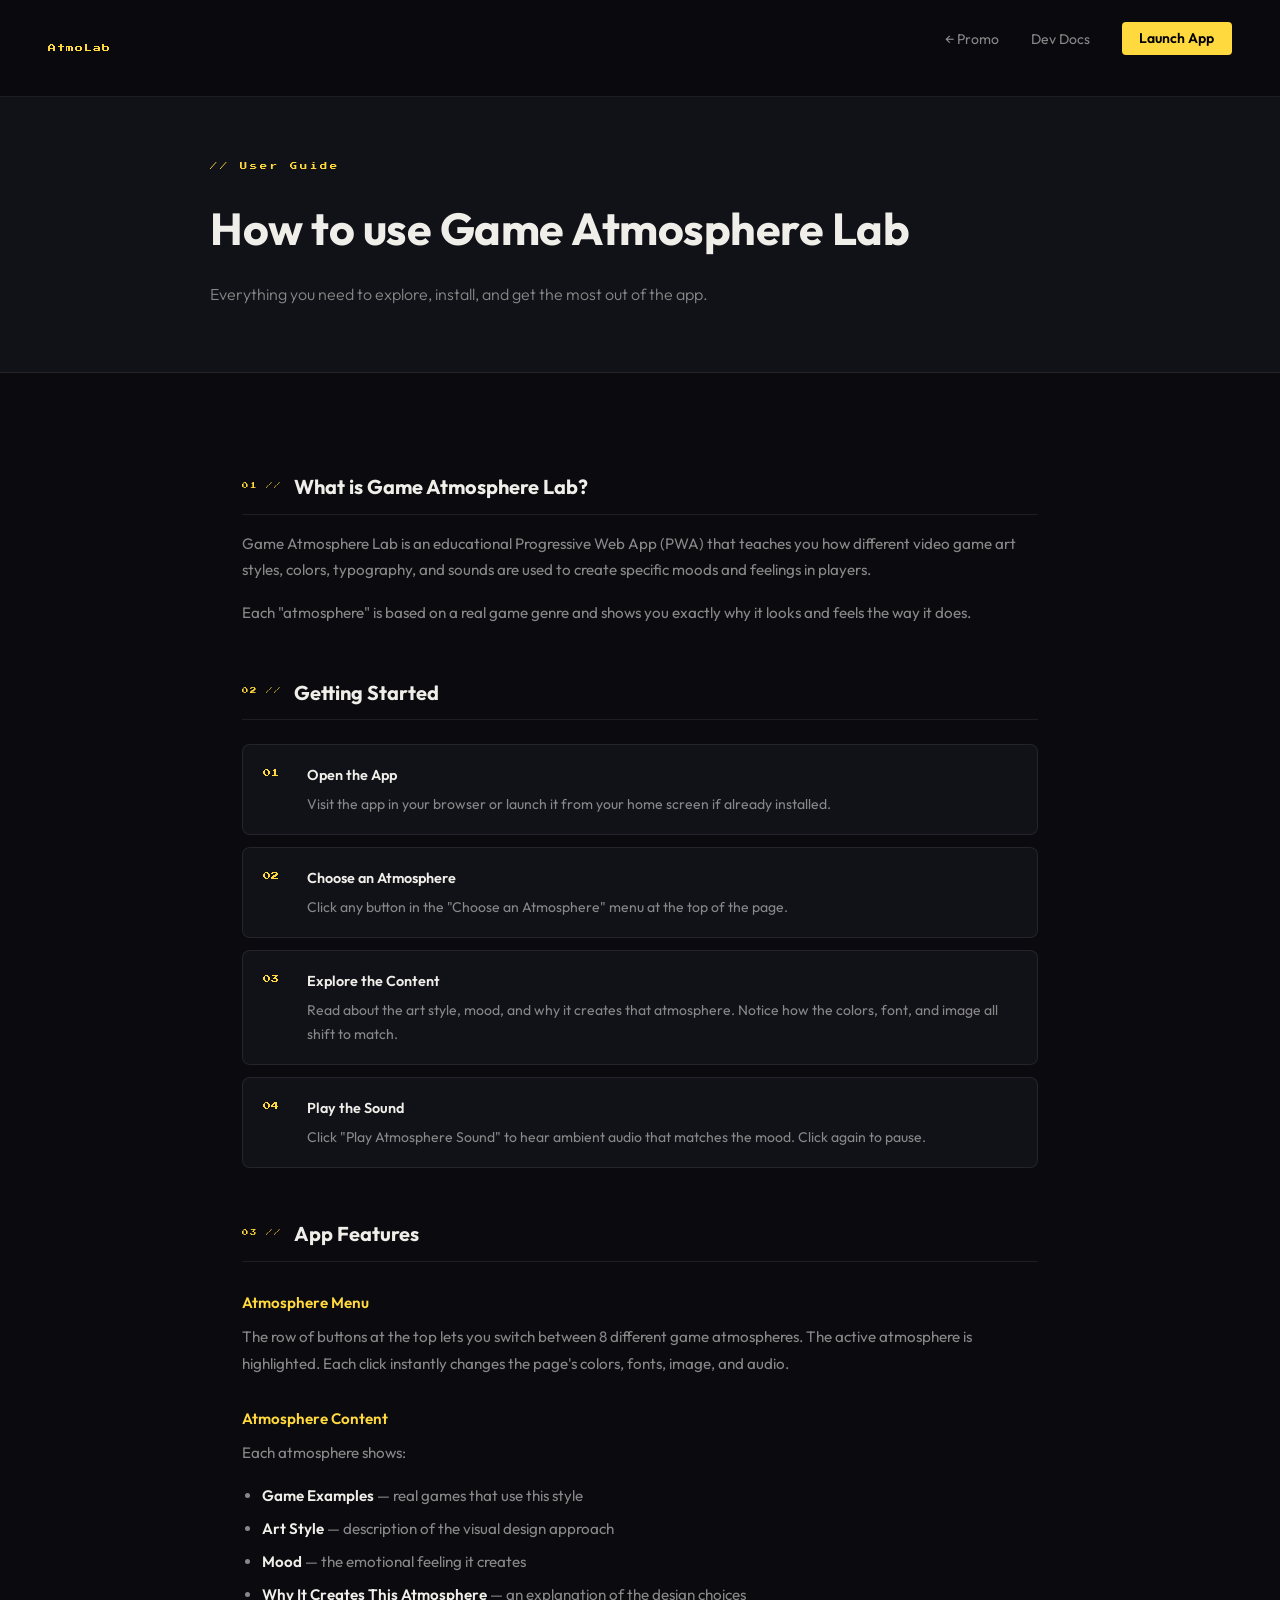
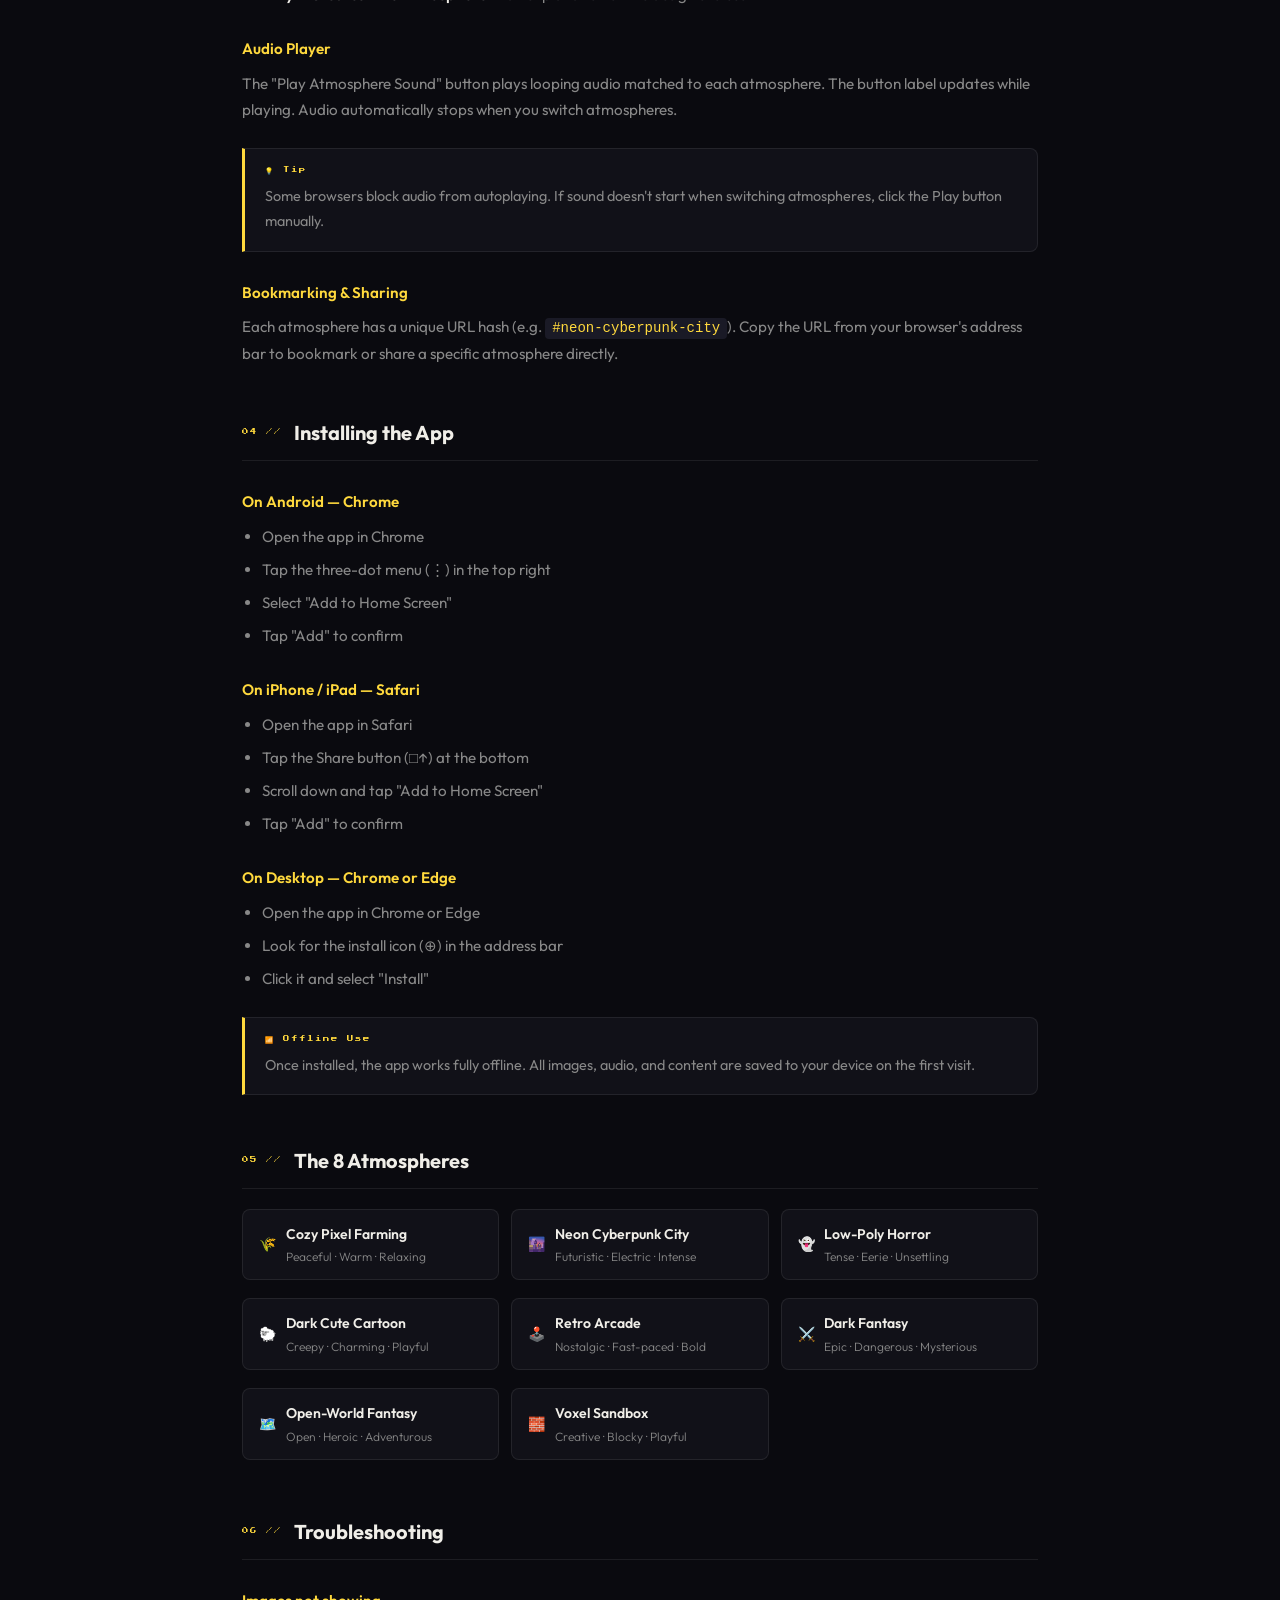
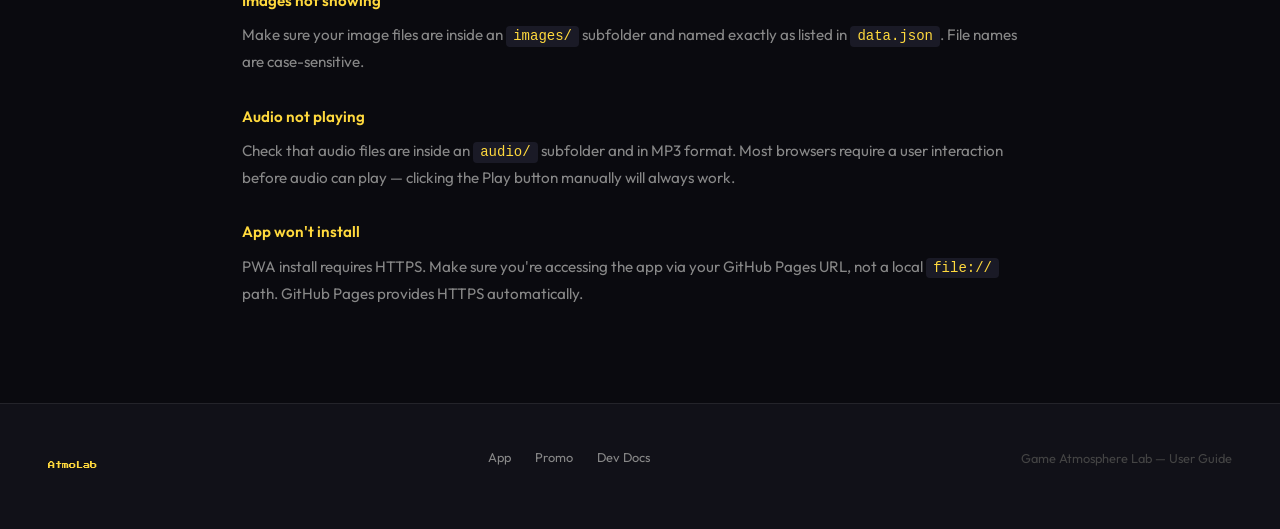
<file: game-atmosphere-lab/docs/user-guide.html>
<!DOCTYPE html>
<html lang="en">
<head>
  <meta charset="UTF-8">
  <meta name="viewport" content="width=device-width, initial-scale=1.0">
  <title>User Guide — Game Atmosphere Lab</title>
  <link href="https://fonts.googleapis.com/css2?family=Press+Start+2P&family=Outfit:wght@300;400;600;700&display=swap" rel="stylesheet">
  <style>
    :root {
      --bg: #0a0a0f;
      --surface: #111118;
      --surface2: #1a1a26;
      --border: rgba(255,255,255,0.08);
      --yellow: #FFD93D;
      --green: #7AA35A;
      --white: #F0EEE8;
      --muted: #888;
      --pixel: "Press Start 2P", monospace;
      --body: "Outfit", sans-serif;
    }

    * { box-sizing: border-box; margin: 0; padding: 0; }
    html { scroll-behavior: smooth; }

    body {
      background: var(--bg);
      color: var(--white);
      font-family: var(--body);
      font-size: 1rem;
      line-height: 1.75;
    }

    /* NAV */
    nav {
      position: sticky;
      top: 0;
      z-index: 50;
      display: flex;
      align-items: center;
      justify-content: space-between;
      padding: 1.1rem 3rem;
      background: rgba(10,10,15,0.9);
      backdrop-filter: blur(16px);
      border-bottom: 1px solid var(--border);
    }

    .nav-logo {
      font-family: var(--pixel);
      font-size: 0.5rem;
      color: var(--yellow);
      text-decoration: none;
      letter-spacing: 1px;
    }

    .nav-links {
      display: flex;
      gap: 2rem;
      list-style: none;
    }

    .nav-links a {
      color: var(--muted);
      text-decoration: none;
      font-size: 0.875rem;
      transition: color 0.2s;
    }

    .nav-links a:hover { color: var(--white); }

    .nav-cta {
      background: var(--yellow) !important;
      color: #000 !important;
      font-weight: 600 !important;
      padding: 0.45rem 1.1rem;
      border-radius: 4px;
    }

    /* HERO */
    .page-hero {
      padding: 4rem 2rem 3rem;
      border-bottom: 1px solid var(--border);
      background: var(--surface);
    }

    .page-hero-inner {
      max-width: 860px;
      margin: 0 auto;
    }

    .label {
      font-family: var(--pixel);
      font-size: 0.45rem;
      color: var(--yellow);
      letter-spacing: 3px;
      display: block;
      margin-bottom: 1rem;
    }

    .page-hero h1 {
      font-size: clamp(1.8rem, 4vw, 2.8rem);
      font-weight: 700;
      letter-spacing: -0.5px;
      margin-bottom: 0.75rem;
    }

    .page-hero p {
      color: var(--muted);
      font-size: 1rem;
      font-weight: 300;
      max-width: 500px;
    }

    /* LAYOUT */
    .doc-layout {
      max-width: 860px;
      margin: 0 auto;
      padding: 3rem 2rem 5rem;
    }

    /* SECTIONS */
    h2 {
      font-size: 1.25rem;
      font-weight: 700;
      color: var(--white);
      margin: 3rem 0 1rem;
      padding-bottom: 0.6rem;
      border-bottom: 1px solid var(--border);
      display: flex;
      align-items: center;
      gap: 0.75rem;
    }

    h2 .h2-tag {
      font-family: var(--pixel);
      font-size: 0.4rem;
      color: var(--yellow);
      letter-spacing: 2px;
      font-weight: 400;
    }

    h3 {
      font-size: 0.95rem;
      font-weight: 600;
      color: var(--yellow);
      margin: 1.75rem 0 0.5rem;
    }

    p {
      color: var(--muted);
      font-size: 0.95rem;
      margin-bottom: 1rem;
      line-height: 1.75;
    }

    ul {
      margin: 0.5rem 0 1.25rem 1.25rem;
      color: var(--muted);
      font-size: 0.95rem;
    }

    ul li { margin-bottom: 0.4rem; }

    strong { color: var(--white); font-weight: 600; }

    code {
      font-family: monospace;
      background: var(--surface2);
      color: var(--yellow);
      padding: 0.15rem 0.45rem;
      border-radius: 4px;
      font-size: 0.875rem;
    }

    /* STEPS */
    .steps { display: flex; flex-direction: column; gap: 0.75rem; margin: 1.5rem 0; }

    .step-item {
      background: var(--surface);
      border: 1px solid var(--border);
      border-radius: 8px;
      padding: 1.1rem 1.25rem;
      display: flex;
      gap: 1.25rem;
      align-items: flex-start;
      transition: border-color 0.2s;
    }

    .step-item:hover { border-color: rgba(255,255,255,0.18); }

    .step-num {
      font-family: var(--pixel);
      font-size: 0.5rem;
      color: var(--yellow);
      min-width: 1.5rem;
      padding-top: 0.2rem;
      flex-shrink: 0;
    }

    .step-item h4 {
      font-size: 0.9rem;
      font-weight: 600;
      color: var(--white);
      margin-bottom: 0.25rem;
    }

    .step-item p { margin: 0; font-size: 0.875rem; }

    /* TIP */
    .tip {
      background: var(--surface);
      border: 1px solid var(--border);
      border-left: 3px solid var(--yellow);
      border-radius: 0 8px 8px 0;
      padding: 1rem 1.25rem;
      margin: 1.5rem 0;
      font-size: 0.9rem;
    }

    .tip-label {
      font-family: var(--pixel);
      font-size: 0.4rem;
      color: var(--yellow);
      letter-spacing: 2px;
      display: block;
      margin-bottom: 0.5rem;
    }

    .tip p { margin: 0; font-size: 0.9rem; }

    /* ATMOSPHERE LIST */
    .atmo-list {
      display: grid;
      grid-template-columns: repeat(auto-fit, minmax(200px, 1fr));
      gap: 0.75rem;
      margin: 1.25rem 0;
      list-style: none;
      padding: 0;
    }

    .atmo-list li {
      background: var(--surface);
      border: 1px solid var(--border);
      border-radius: 8px;
      padding: 0.75rem 1rem;
      font-size: 0.875rem;
      color: var(--white);
      display: flex;
      align-items: center;
      gap: 0.6rem;
      transition: border-color 0.2s;
    }

    .atmo-list li:hover { border-color: rgba(255,255,255,0.2); }

    .atmo-list small { display: block; color: var(--muted); font-size: 0.75rem; font-weight: 300; }

    /* FOOTER */
    footer {
      background: var(--surface);
      border-top: 1px solid var(--border);
      padding: 2rem 3rem;
      display: flex;
      align-items: center;
      justify-content: space-between;
      flex-wrap: wrap;
      gap: 1rem;
    }

    .footer-logo {
      font-family: var(--pixel);
      font-size: 0.45rem;
      color: var(--yellow);
      text-decoration: none;
    }

    .footer-links { display: flex; gap: 1.5rem; list-style: none; }
    .footer-links a { font-size: 0.8rem; color: var(--muted); text-decoration: none; transition: color 0.2s; }
    .footer-links a:hover { color: var(--white); }
    .footer-copy { font-size: 0.8rem; color: #444; }

    @media (max-width: 768px) {
      nav { padding: 1rem 1.5rem; }
      .nav-links { display: none; }
      .page-hero { padding: 2.5rem 1.5rem; }
      .doc-layout { padding: 2rem 1.5rem 4rem; }
      footer { flex-direction: column; text-align: center; }
    }
  </style>
</head>
<body>

<nav>
  <a href="../promo.html" class="nav-logo">AtmoLab</a>
  <ul class="nav-links">
    <li><a href="../promo.html">← Promo</a></li>
    <li><a href="programmer-guide.html">Dev Docs</a></li>
    <li><a href="../index.html" class="nav-cta">Launch App</a></li>
  </ul>
</nav>

<div class="page-hero">
  <div class="page-hero-inner">
    <span class="label">// User Guide</span>
    <h1>How to use Game Atmosphere Lab</h1>
    <p>Everything you need to explore, install, and get the most out of the app.</p>
  </div>
</div>

<div class="doc-layout">

  <h2><span class="h2-tag">01 //</span> What is Game Atmosphere Lab?</h2>
  <p>Game Atmosphere Lab is an educational Progressive Web App (PWA) that teaches you how different video game art styles, colors, typography, and sounds are used to create specific moods and feelings in players.</p>
  <p>Each "atmosphere" is based on a real game genre and shows you exactly why it looks and feels the way it does.</p>

  <h2><span class="h2-tag">02 //</span> Getting Started</h2>
  <div class="steps">
    <div class="step-item">
      <span class="step-num">01</span>
      <div><h4>Open the App</h4><p>Visit the app in your browser or launch it from your home screen if already installed.</p></div>
    </div>
    <div class="step-item">
      <span class="step-num">02</span>
      <div><h4>Choose an Atmosphere</h4><p>Click any button in the "Choose an Atmosphere" menu at the top of the page.</p></div>
    </div>
    <div class="step-item">
      <span class="step-num">03</span>
      <div><h4>Explore the Content</h4><p>Read about the art style, mood, and why it creates that atmosphere. Notice how the colors, font, and image all shift to match.</p></div>
    </div>
    <div class="step-item">
      <span class="step-num">04</span>
      <div><h4>Play the Sound</h4><p>Click "Play Atmosphere Sound" to hear ambient audio that matches the mood. Click again to pause.</p></div>
    </div>
  </div>

  <h2><span class="h2-tag">03 //</span> App Features</h2>

  <h3>Atmosphere Menu</h3>
  <p>The row of buttons at the top lets you switch between 8 different game atmospheres. The active atmosphere is highlighted. Each click instantly changes the page's colors, fonts, image, and audio.</p>

  <h3>Atmosphere Content</h3>
  <p>Each atmosphere shows:</p>
  <ul>
    <li><strong>Game Examples</strong> — real games that use this style</li>
    <li><strong>Art Style</strong> — description of the visual design approach</li>
    <li><strong>Mood</strong> — the emotional feeling it creates</li>
    <li><strong>Why It Creates This Atmosphere</strong> — an explanation of the design choices</li>
  </ul>

  <h3>Audio Player</h3>
  <p>The "Play Atmosphere Sound" button plays looping audio matched to each atmosphere. The button label updates while playing. Audio automatically stops when you switch atmospheres.</p>

  <div class="tip">
    <span class="tip-label">💡 Tip</span>
    <p>Some browsers block audio from autoplaying. If sound doesn't start when switching atmospheres, click the Play button manually.</p>
  </div>

  <h3>Bookmarking & Sharing</h3>
  <p>Each atmosphere has a unique URL hash (e.g. <code>#neon-cyberpunk-city</code>). Copy the URL from your browser's address bar to bookmark or share a specific atmosphere directly.</p>

  <h2><span class="h2-tag">04 //</span> Installing the App</h2>

  <h3>On Android — Chrome</h3>
  <ul>
    <li>Open the app in Chrome</li>
    <li>Tap the three-dot menu (⋮) in the top right</li>
    <li>Select "Add to Home Screen"</li>
    <li>Tap "Add" to confirm</li>
  </ul>

  <h3>On iPhone / iPad — Safari</h3>
  <ul>
    <li>Open the app in Safari</li>
    <li>Tap the Share button (□↑) at the bottom</li>
    <li>Scroll down and tap "Add to Home Screen"</li>
    <li>Tap "Add" to confirm</li>
  </ul>

  <h3>On Desktop — Chrome or Edge</h3>
  <ul>
    <li>Open the app in Chrome or Edge</li>
    <li>Look for the install icon (⊕) in the address bar</li>
    <li>Click it and select "Install"</li>
  </ul>

  <div class="tip">
    <span class="tip-label">📶 Offline Use</span>
    <p>Once installed, the app works fully offline. All images, audio, and content are saved to your device on the first visit.</p>
  </div>

  <h2><span class="h2-tag">05 //</span> The 8 Atmospheres</h2>
  <ul class="atmo-list">
    <li><span>🌾</span><div><strong>Cozy Pixel Farming</strong><small>Peaceful · Warm · Relaxing</small></div></li>
    <li><span>🌆</span><div><strong>Neon Cyberpunk City</strong><small>Futuristic · Electric · Intense</small></div></li>
    <li><span>👻</span><div><strong>Low-Poly Horror</strong><small>Tense · Eerie · Unsettling</small></div></li>
    <li><span>🐑</span><div><strong>Dark Cute Cartoon</strong><small>Creepy · Charming · Playful</small></div></li>
    <li><span>🕹️</span><div><strong>Retro Arcade</strong><small>Nostalgic · Fast-paced · Bold</small></div></li>
    <li><span>⚔️</span><div><strong>Dark Fantasy</strong><small>Epic · Dangerous · Mysterious</small></div></li>
    <li><span>🗺️</span><div><strong>Open-World Fantasy</strong><small>Open · Heroic · Adventurous</small></div></li>
    <li><span>🧱</span><div><strong>Voxel Sandbox</strong><small>Creative · Blocky · Playful</small></div></li>
  </ul>

  <h2><span class="h2-tag">06 //</span> Troubleshooting</h2>

  <h3>Images not showing</h3>
  <p>Make sure your image files are inside an <code>images/</code> subfolder and named exactly as listed in <code>data.json</code>. File names are case-sensitive.</p>

  <h3>Audio not playing</h3>
  <p>Check that audio files are inside an <code>audio/</code> subfolder and in MP3 format. Most browsers require a user interaction before audio can play — clicking the Play button manually will always work.</p>

  <h3>App won't install</h3>
  <p>PWA install requires HTTPS. Make sure you're accessing the app via your GitHub Pages URL, not a local <code>file://</code> path. GitHub Pages provides HTTPS automatically.</p>

</div>

<footer>
  <a href="../promo.html" class="footer-logo">AtmoLab</a>
  <ul class="footer-links">
    <li><a href="../index.html">App</a></li>
    <li><a href="../promo.html">Promo</a></li>
    <li><a href="programmer-guide.html">Dev Docs</a></li>
  </ul>
  <p class="footer-copy">Game Atmosphere Lab — User Guide</p>
</footer>

</body>
</html>
</file>
<file: game-atmosphere-lab/style.css>
/* Game Atmosphere Lab */
:root {
  --accent-color: #7AA35A;
  --text-color: #4B3425;
  --card-color: rgba(243,231,201,0.18);
  --overlay-color: rgba(0,0,0,0.45);
}

* {
  box-sizing: border-box;
}

body {
  margin: 0;
  font-family: Arial, sans-serif;
  color: var(--text-color);
  min-height: 100vh;
  overflow-x: hidden;
  position: relative;
}

/* BG */
.bg-layer {
  position: fixed;
  inset: 0;
  z-index: -2;
  background-size: cover;
  background-position: center;
  background-repeat: no-repeat;
  opacity: 0;
  transform: scale(1.08);
}

.bg-layer.active {
  animation: bgIn 1.2s cubic-bezier(0.22, 1, 0.36, 1) forwards;
}

.bg-layer.leaving {
  animation: bgOut 0.5s ease forwards;
}

@keyframes bgIn {
  from {
    opacity: 0;
    transform: scale(1.12);
  }

  to {
    opacity: 1;
    transform: scale(1.04);
  }
}

@keyframes bgOut {
  from {
    opacity: 1;
  }

  to {
    opacity: 0;
  }
}

.bg-overlay {
  position: fixed;
  inset: 0;
  z-index: -1;
  background: var(--overlay-color);
  transition: background 0.8s ease;
}

/* HEADER */
header {
  text-align: center;
  padding: 2.5rem 1rem 1rem;
  position: relative;
  z-index: 1;
}

header h1 {
  margin-bottom: 0.4rem;
  font-size: 2.2rem;
  color: #fff;
  text-shadow: 0 2px 20px rgba(0,0,0,0.6);
}

header p {
  max-width: 650px;
  margin: 0 auto;
  line-height: 1.6;
  color: rgba(255,255,255,0.7);
  font-size: 0.95rem;
}

/* MAIN */
main {
  width: 92%;
  max-width: 1200px;
  margin: 0 auto;
  position: relative;
  z-index: 1;
}

/* MENU */
.menu-section {
  text-align: center;
  margin-bottom: 2rem;
}

.menu-section h2 {
  color: rgba(255,255,255,0.7);
  font-size: 0.8rem;
  letter-spacing: 2px;
  text-transform: uppercase;
  margin-bottom: 1rem;
  font-weight: 500;
}

.topic-menu {
  display: flex;
  flex-wrap: wrap;
  gap: 0.6rem;
  justify-content: center;
}

.topic-btn {
  border: 1px solid rgba(255,255,255,0.28);
  background: rgba(255,255,255,0.1);
  color: rgba(255,255,255,0.88);
  padding: 0.6rem 1.1rem;
  border-radius: 999px;
  cursor: pointer;
  font-weight: 500;
  font-size: 0.875rem;
  transition: all 0.25s ease;
  backdrop-filter: blur(8px);
}

.topic-btn:hover {
  background: rgba(255,255,255,0.2);
  border-color: rgba(255,255,255,0.55);
  transform: translateY(-2px);
}

.topic-btn.active {
  background: var(--accent-color);
  border-color: var(--accent-color);
  color: #fff;
  box-shadow: 0 4px 20px rgba(0,0,0,0.3);
  transform: translateY(-2px);
}

/* INFO CARD: image beside text box */
.content-card {
  display: grid;
  grid-template-columns: minmax(0, 1fr) minmax(0, 1fr);
  gap: 1.5rem;
  align-items: stretch;
  padding: 1rem;
  margin-bottom: 2rem;
}

/* Image beside the text box */
.image-box {
  display: block;
  border-radius: 20px;
  overflow: hidden;
  border: 1px solid rgba(255,255,255,0.18);
  box-shadow: 0 8px 40px rgba(0,0,0,0.35);
  background: rgba(0,0,0,0.25);
  min-height: 100%;
}

.topic-side-image {
  width: 100%;
  height: 100%;
  min-height: 420px;
  object-fit: cover;
  display: block;
}

/* Text box */
.info-box {
  background: var(--card-color);
  backdrop-filter: blur(22px);
  -webkit-backdrop-filter: blur(22px);
  padding: 2.5rem;
  border-radius: 20px;
  border: 1px solid rgba(255,255,255,0.18);
  box-shadow: 0 8px 40px rgba(0,0,0,0.35), inset 0 1px 0 rgba(255,255,255,0.12);
  width: 100%;
  color: #fff;
  animation: cardIn 0.65s cubic-bezier(0.22, 1, 0.36, 1) both;
}

@keyframes cardIn {
  from {
    opacity: 0;
    transform: translateY(30px);
  }

  to {
    opacity: 1;
    transform: translateY(0);
  }
}

.info-box h2 {
  font-size: 2rem;
  margin: 0 0 0.35rem;
  color: #fff;
  text-shadow: 0 2px 16px rgba(0,0,0,0.5);
  line-height: 1.2;
}

.info-box #gameExamples {
  color: var(--accent-color);
  font-size: 0.875rem;
  font-weight: 600;
  margin-bottom: 1.25rem;
  filter: brightness(1.3);
}

.info-box h3 {
  margin: 1.25rem 0 0.25rem;
  color: rgba(255,255,255,0.5);
  font-size: 0.65rem;
  letter-spacing: 2.5px;
  text-transform: uppercase;
  font-weight: 500;
  padding-top: 1.25rem;
  border-top: 1px solid rgba(255,255,255,0.1);
}

.info-box h3:first-of-type {
  margin-top: 0;
  padding-top: 0;
  border-top: none;
}

.info-box p {
  line-height: 1.7;
  color: rgba(255,255,255,0.85);
  font-size: 0.95rem;
  margin: 0;
}

/* PALETTE */
.palette-section {
  display: flex;
  align-items: center;
  gap: 0.75rem;
  margin: 0.5rem 0 1.25rem;
  flex-wrap: wrap;
}

.palette-label {
  font-size: 0.65rem;
  letter-spacing: 2px;
  text-transform: uppercase;
  color: rgba(255,255,255,0.45);
  font-weight: 500;
}

.palette-swatches {
  display: flex;
  gap: 0.4rem;
  flex-wrap: wrap;
}

.swatch {
  width: 26px;
  height: 26px;
  border-radius: 50%;
  border: 2px solid rgba(255,255,255,0.2);
  transition: transform 0.2s, box-shadow 0.2s;
  position: relative;
  flex-shrink: 0;
  cursor: default;
}

.swatch:hover {
  transform: scale(1.3);
  box-shadow: 0 4px 14px rgba(0,0,0,0.5);
  z-index: 2;
}

.swatch:hover::after {
  content: attr(data-hex);
  position: absolute;
  bottom: calc(100% + 6px);
  left: 50%;
  transform: translateX(-50%);
  background: rgba(0,0,0,0.85);
  color: #fff;
  font-size: 0.6rem;
  padding: 0.2rem 0.45rem;
  border-radius: 4px;
  white-space: nowrap;
  pointer-events: none;
  font-family: monospace;
}

/* AUDIO */
#audioBtn {
  margin-top: 1.75rem;
  background: var(--accent-color);
  color: #fff;
  border: none;
  padding: 0.9rem 1.5rem;
  border-radius: 10px;
  cursor: pointer;
  font-weight: 600;
  font-size: 0.9rem;
  transition: all 0.25s ease;
  width: 100%;
  box-shadow: 0 4px 20px rgba(0,0,0,0.25);
}

#audioBtn:hover {
  transform: translateY(-2px);
  filter: brightness(1.1);
}

/* GALLERY */
.media-gallery {
  background: rgba(0,0,0,0.45);
  backdrop-filter: blur(24px);
  -webkit-backdrop-filter: blur(24px);
  border: 1px solid rgba(255,255,255,0.1);
  border-radius: 24px;
  padding: 2rem;
  margin-bottom: 2rem;
  animation: cardIn 0.7s cubic-bezier(0.22, 1, 0.36, 1) 0.05s both;
}

.gallery-header {
  margin-bottom: 1.5rem;
}

.gallery-label {
  font-size: 0.5rem;
  letter-spacing: 3px;
  text-transform: uppercase;
  color: var(--accent-color);
  font-weight: 600;
  display: block;
  margin-bottom: 0.4rem;
  filter: brightness(1.3);
}

.gallery-title {
  font-size: 1.3rem;
  color: #fff;
  margin: 0 0 0.3rem;
  font-weight: 700;
}

.gallery-subtitle {
  font-size: 0.8rem;
  color: rgba(255,255,255,0.35);
  margin: 0;
}

.gallery-main {
  display: flex;
  flex-direction: column;
  gap: 0.75rem;
}

/* Main display */
.gallery-display {
  position: relative;
  border-radius: 12px;
  overflow: hidden;
  background: #111;
  border: 1px solid rgba(255,255,255,0.1);
  box-shadow: 0 8px 32px rgba(0,0,0,0.5);
  cursor: pointer;
  aspect-ratio: 16 / 9;
}

.gallery-main-img {
  width: 100%;
  height: 100%;
  object-fit: cover;
  display: block;
  transition: transform 0.5s ease, opacity 0.3s ease;
}

.gallery-display:hover .gallery-main-img {
  transform: scale(1.03);
}

.gallery-caption {
  position: absolute;
  bottom: 0;
  left: 0;
  right: 0;
  background: linear-gradient(transparent, rgba(0,0,0,0.8));
  color: rgba(255,255,255,0.9);
  font-size: 0.85rem;
  padding: 2rem 1.25rem 1rem;
  pointer-events: none;
}

.gallery-expand-hint {
  position: absolute;
  top: 12px;
  right: 12px;
  background: rgba(0,0,0,0.6);
  border: 1px solid rgba(255,255,255,0.15);
  color: rgba(255,255,255,0.7);
  font-size: 0.65rem;
  padding: 0.3rem 0.65rem;
  border-radius: 6px;
  display: flex;
  align-items: center;
  gap: 0.4rem;
  backdrop-filter: blur(6px);
  opacity: 0;
  transition: opacity 0.2s;
  pointer-events: none;
}

.gallery-display:hover .gallery-expand-hint {
  opacity: 1;
}

/* Strip */
.gallery-strip {
  display: flex;
  gap: 0.5rem;
  overflow-x: auto;
  padding-bottom: 0.25rem;
  scrollbar-width: thin;
  scrollbar-color: rgba(255,255,255,0.2) transparent;
}

.gallery-strip::-webkit-scrollbar {
  height: 4px;
}

.gallery-strip::-webkit-scrollbar-thumb {
  background: rgba(255,255,255,0.2);
  border-radius: 2px;
}

.thumb {
  flex-shrink: 0;
  width: 140px;
  height: 79px;
  border-radius: 7px;
  overflow: hidden;
  border: 2px solid transparent;
  cursor: pointer;
  transition: all 0.2s ease;
  position: relative;
  background: #000;
}

.thumb:hover {
  border-color: rgba(255,255,255,0.45);
  transform: translateY(-3px);
  box-shadow: 0 6px 18px rgba(0,0,0,0.5);
}

.thumb.active {
  border-color: var(--accent-color);
  box-shadow: 0 0 0 1px var(--accent-color), 0 6px 18px rgba(0,0,0,0.4);
}

.thumb img {
  width: 100%;
  height: 100%;
  object-fit: cover;
  display: block;
  transition: transform 0.25s;
}

.thumb:hover img {
  transform: scale(1.08);
}

.thumb-num {
  position: absolute;
  bottom: 5px;
  right: 6px;
  background: rgba(0,0,0,0.65);
  color: rgba(255,255,255,0.7);
  font-size: 0.55rem;
  font-weight: 700;
  padding: 0.15rem 0.4rem;
  border-radius: 3px;
}

/* No screenshots message */
.gallery-empty {
  text-align: center;
  color: rgba(255,255,255,0.3);
  font-size: 0.85rem;
  padding: 3rem 1rem;
}

/* LIGHTBOX */
.lightbox {
  position: fixed;
  inset: 0;
  background: rgba(0,0,0,0.94);
  z-index: 1000;
  display: none;
  align-items: center;
  justify-content: center;
  cursor: pointer;
  backdrop-filter: blur(10px);
}

.lightbox.open {
  display: flex;
}

.lightbox-img {
  max-width: 88vw;
  max-height: 82vh;
  object-fit: contain;
  border-radius: 8px;
  box-shadow: 0 20px 60px rgba(0,0,0,0.8);
  cursor: default;
  animation: scaleIn 0.25s cubic-bezier(0.22, 1, 0.36, 1);
}

@keyframes scaleIn {
  from {
    transform: scale(0.92);
    opacity: 0;
  }

  to {
    transform: scale(1);
    opacity: 1;
  }
}

.lightbox-close {
  position: absolute;
  top: 1.25rem;
  right: 1.5rem;
  background: rgba(255,255,255,0.1);
  border: 1px solid rgba(255,255,255,0.2);
  color: #fff;
  width: 38px;
  height: 38px;
  border-radius: 50%;
  font-size: 1rem;
  cursor: pointer;
  transition: background 0.2s;
  display: flex;
  align-items: center;
  justify-content: center;
}

.lightbox-close:hover {
  background: rgba(255,255,255,0.25);
}

.lightbox-prev,
.lightbox-next {
  position: absolute;
  top: 50%;
  transform: translateY(-50%);
  background: rgba(255,255,255,0.1);
  border: 1px solid rgba(255,255,255,0.15);
  color: #fff;
  width: 52px;
  height: 52px;
  border-radius: 50%;
  font-size: 1.75rem;
  cursor: pointer;
  transition: all 0.2s;
  display: flex;
  align-items: center;
  justify-content: center;
}

.lightbox-prev {
  left: 1.5rem;
}

.lightbox-next {
  right: 1.5rem;
}

.lightbox-prev:hover,
.lightbox-next:hover {
  background: rgba(255,255,255,0.22);
  transform: translateY(-50%) scale(1.08);
}

.lightbox-prev:disabled,
.lightbox-next:disabled {
  opacity: 0.2;
  cursor: default;
  pointer-events: none;
}

.lightbox-caption {
  position: absolute;
  bottom: 3rem;
  left: 50%;
  transform: translateX(-50%);
  color: rgba(255,255,255,0.75);
  font-size: 0.875rem;
  text-align: center;
  max-width: 600px;
  background: rgba(0,0,0,0.55);
  padding: 0.45rem 1.25rem;
  border-radius: 999px;
  backdrop-filter: blur(6px);
  white-space: nowrap;
}

.lightbox-counter {
  position: absolute;
  bottom: 1.25rem;
  left: 50%;
  transform: translateX(-50%);
  color: rgba(255,255,255,0.4);
  font-size: 0.75rem;
  letter-spacing: 1px;
}

/* DEMO LAB */
.demo-lab {
  background: rgba(0,0,0,0.5);
  backdrop-filter: blur(24px);
  -webkit-backdrop-filter: blur(24px);
  border: 1px solid rgba(255,255,255,0.1);
  border-radius: 24px;
  padding: 2.5rem;
  margin-bottom: 3rem;
  animation: cardIn 0.7s cubic-bezier(0.22, 1, 0.36, 1) 0.1s both;
}

.demo-lab-header {
  margin-bottom: 2rem;
}

.demo-label {
  font-size: 0.55rem;
  letter-spacing: 3px;
  text-transform: uppercase;
  color: var(--accent-color);
  font-weight: 600;
  display: block;
  margin-bottom: 0.5rem;
  filter: brightness(1.3);
}

.demo-title {
  font-size: 1.4rem;
  color: #fff;
  margin: 0 0 0.4rem;
  font-weight: 700;
}

.demo-subtitle {
  color: rgba(255,255,255,0.45);
  font-size: 0.875rem;
  margin: 0;
  line-height: 1.6;
}

.demo-body {
  display: grid;
  grid-template-columns: 1fr 280px;
  gap: 2rem;
  align-items: start;
}

.canvas-area {
  display: grid;
  grid-template-columns: 1fr auto 1fr;
  gap: 0.75rem;
  align-items: center;
}

.canvas-col {
  display: flex;
  flex-direction: column;
  gap: 0.5rem;
}

.canvas-top-bar {
  display: flex;
  align-items: center;
  justify-content: space-between;
  gap: 0.5rem;
  min-height: 32px;
}

.canvas-tag {
  font-size: 0.65rem;
  letter-spacing: 1.5px;
  text-transform: uppercase;
  color: rgba(255,255,255,0.45);
  font-weight: 600;
}

.upload-btn {
  display: flex;
  align-items: center;
  gap: 0.4rem;
  background: rgba(255,255,255,0.1);
  border: 1px solid rgba(255,255,255,0.2);
  color: rgba(255,255,255,0.8);
  padding: 0.4rem 0.85rem;
  border-radius: 6px;
  cursor: pointer;
  font-size: 0.75rem;
  font-weight: 500;
  transition: all 0.2s;
}

.upload-btn:hover {
  background: rgba(255,255,255,0.18);
  color: #fff;
}

.download-btn {
  display: flex;
  align-items: center;
  gap: 0.4rem;
  background: rgba(255,255,255,0.08);
  border: 1px solid rgba(255,255,255,0.15);
  color: rgba(255,255,255,0.6);
  padding: 0.4rem 0.85rem;
  border-radius: 6px;
  cursor: pointer;
  font-size: 0.75rem;
  font-weight: 500;
  transition: all 0.2s;
}

.download-btn:hover {
  background: var(--accent-color);
  border-color: var(--accent-color);
  color: #fff;
}

.canvas-wrap {
  position: relative;
  border-radius: 10px;
  overflow: hidden;
  border: 1px solid rgba(255,255,255,0.1);
  box-shadow: 0 8px 30px rgba(0,0,0,0.5);
  background: #0a0a0f;
}

.canvas-wrap canvas {
  display: block;
  width: 100%;
  height: auto;
}

.canvas-divider {
  display: flex;
  flex-direction: column;
  align-items: center;
  gap: 0.3rem;
  padding-top: 32px;
}

.arrow-line {
  width: 1px;
  height: 60px;
  background: rgba(255,255,255,0.15);
}

.arrow-label {
  font-size: 1.2rem;
  color: rgba(255,255,255,0.3);
}

.processing-overlay {
  position: absolute;
  inset: 0;
  background: rgba(0,0,0,0.7);
  display: none;
  flex-direction: column;
  align-items: center;
  justify-content: center;
  gap: 0.75rem;
  color: rgba(255,255,255,0.8);
  font-size: 0.8rem;
  letter-spacing: 1px;
}

.processing-overlay.visible {
  display: flex;
}

.spinner {
  width: 28px;
  height: 28px;
  border: 3px solid rgba(255,255,255,0.15);
  border-top-color: var(--accent-color);
  border-radius: 50%;
  animation: spin 0.8s linear infinite;
}

@keyframes spin {
  to {
    transform: rotate(360deg);
  }
}

.demo-controls {
  display: flex;
  flex-direction: column;
}

.control-group {
  padding: 1.1rem 0;
}

.control-label {
  display: block;
  font-size: 0.65rem;
  letter-spacing: 1.5px;
  text-transform: uppercase;
  color: rgba(255,255,255,0.5);
  font-weight: 600;
  margin-bottom: 0.7rem;
}

.control-hint {
  font-size: 0.72rem;
  color: rgba(255,255,255,0.28);
  margin: 0.5rem 0 0;
  line-height: 1.5;
}

.control-divider {
  height: 1px;
  background: rgba(255,255,255,0.07);
}

.toggle-row {
  display: flex;
  gap: 0.4rem;
}

.demo-btn {
  background: rgba(255,255,255,0.08);
  border: 1px solid rgba(255,255,255,0.13);
  color: rgba(255,255,255,0.65);
  padding: 0.5rem 0.75rem;
  border-radius: 7px;
  cursor: pointer;
  font-size: 0.78rem;
  font-weight: 500;
  transition: all 0.18s;
  flex: 1;
}

.demo-btn:hover {
  background: rgba(255,255,255,0.14);
  color: #fff;
}

.demo-btn.active {
  background: var(--accent-color);
  border-color: var(--accent-color);
  color: #fff;
}

.demo-btn.full {
  width: 100%;
  padding: 0.7rem;
  background: rgba(255,255,255,0.07);
  border-color: rgba(255,255,255,0.2);
  color: rgba(255,255,255,0.75);
  font-weight: 600;
}

.demo-btn.full:hover {
  background: var(--accent-color);
  border-color: var(--accent-color);
  color: #fff;
}

.style-grid {
  display: grid;
  grid-template-columns: 1fr 1fr;
  gap: 0.4rem;
}

.style-btn {
  background: rgba(255,255,255,0.06);
  border: 1px solid rgba(255,255,255,0.1);
  color: rgba(255,255,255,0.6);
  padding: 0.5rem 0.4rem;
  border-radius: 7px;
  cursor: pointer;
  font-size: 0.72rem;
  font-weight: 500;
  transition: all 0.18s;
  text-align: center;
}

.style-btn:hover {
  background: rgba(255,255,255,0.13);
  color: #fff;
}

.style-btn.active {
  background: rgba(255,255,255,0.16);
  border-color: rgba(255,255,255,0.35);
  color: #fff;
}

/* FOOTER */
footer {
  text-align: center;
  padding: 1.5rem 1rem;
  font-size: 0.8rem;
  color: rgba(255,255,255,0.3);
  position: relative;
  z-index: 1;
}

footer a {
  color: rgba(255,255,255,0.45);
  text-decoration: none;
  margin: 0 0.4rem;
  transition: color 0.2s;
}

footer a:hover {
  color: rgba(255,255,255,0.9);
}

/* FONT THEMES */
.pixel,
.retro-arcade,
.voxel-sandbox {
  font-family: "Press Start 2P", cursive;
}

.cyberpunk {
  font-family: "Orbitron", sans-serif;
}

.low-poly-horror {
  font-family: "Roboto Condensed", sans-serif;
  letter-spacing: 1px;
}

.dark-cute {
  font-family: "Creepster", cursive;
}

.dark-fantasy,
.open-world-fantasy {
  font-family: "Cinzel", serif;
}

/* RESPONSIVE */
@media (max-width: 1000px) {
  .content-card {
    grid-template-columns: 1fr;
  }

  .topic-side-image {
    min-height: 320px;
    height: 320px;
  }

  .demo-body {
    grid-template-columns: 1fr;
  }

  .canvas-area {
    grid-template-columns: 1fr;
  }

  .canvas-divider {
    flex-direction: row;
    padding-top: 0;
  }

  .arrow-line {
    width: 40px;
    height: 1px;
  }
}

@media (max-width: 768px) {
  header h1 {
    font-size: 1.5rem;
  }

  .content-card {
    grid-template-columns: 1fr;
    padding: 0;
  }

  .topic-side-image {
    min-height: 240px;
    height: 240px;
  }

  .info-box {
    padding: 1.5rem 1.25rem;
    border-radius: 16px;
  }

  .info-box h2 {
    font-size: 1.4rem;
  }

  .topic-btn {
    font-size: 0.75rem;
    padding: 0.5rem 0.8rem;
  }

  .demo-lab,
  .media-gallery {
    padding: 1.25rem;
    border-radius: 16px;
  }

  .thumb {
    width: 110px;
    height: 62px;
  }

  .lightbox-prev {
    left: 0.5rem;
  }

  .lightbox-next {
    right: 0.5rem;
  }
}
</file>
